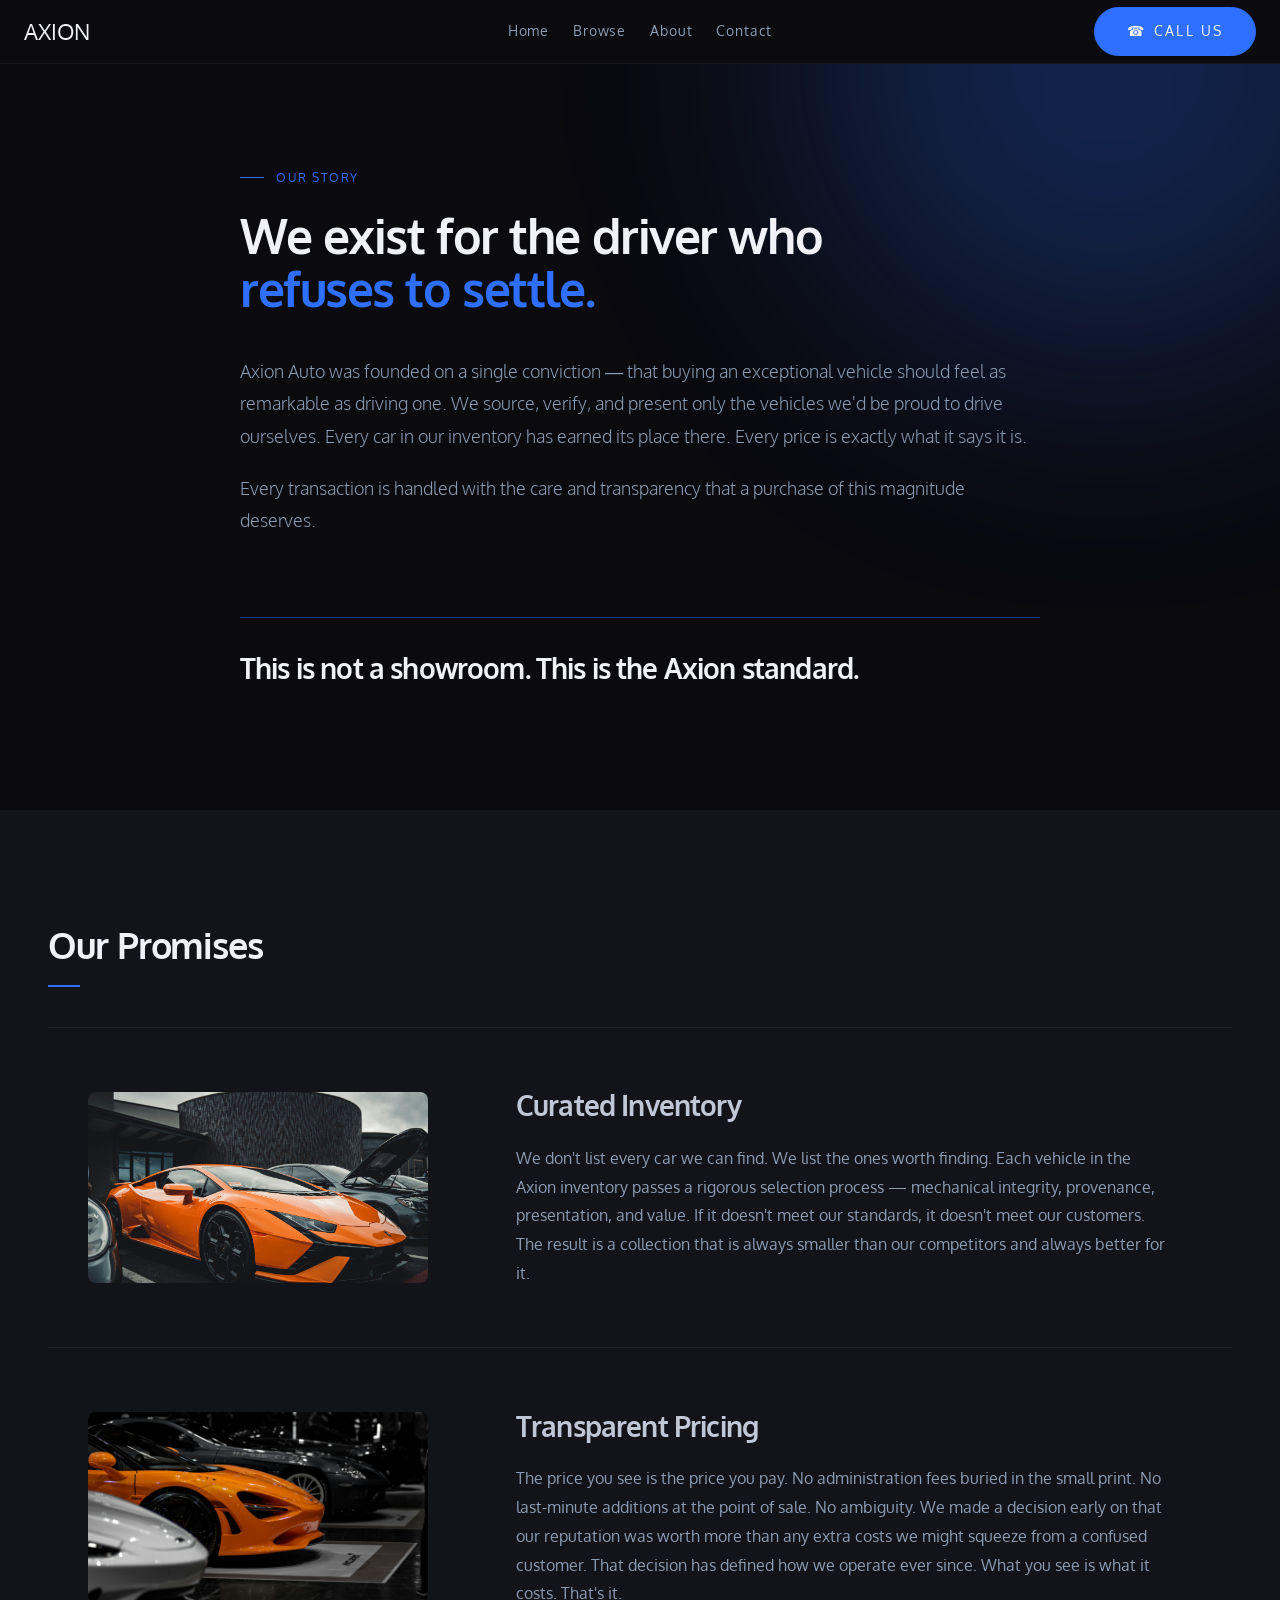
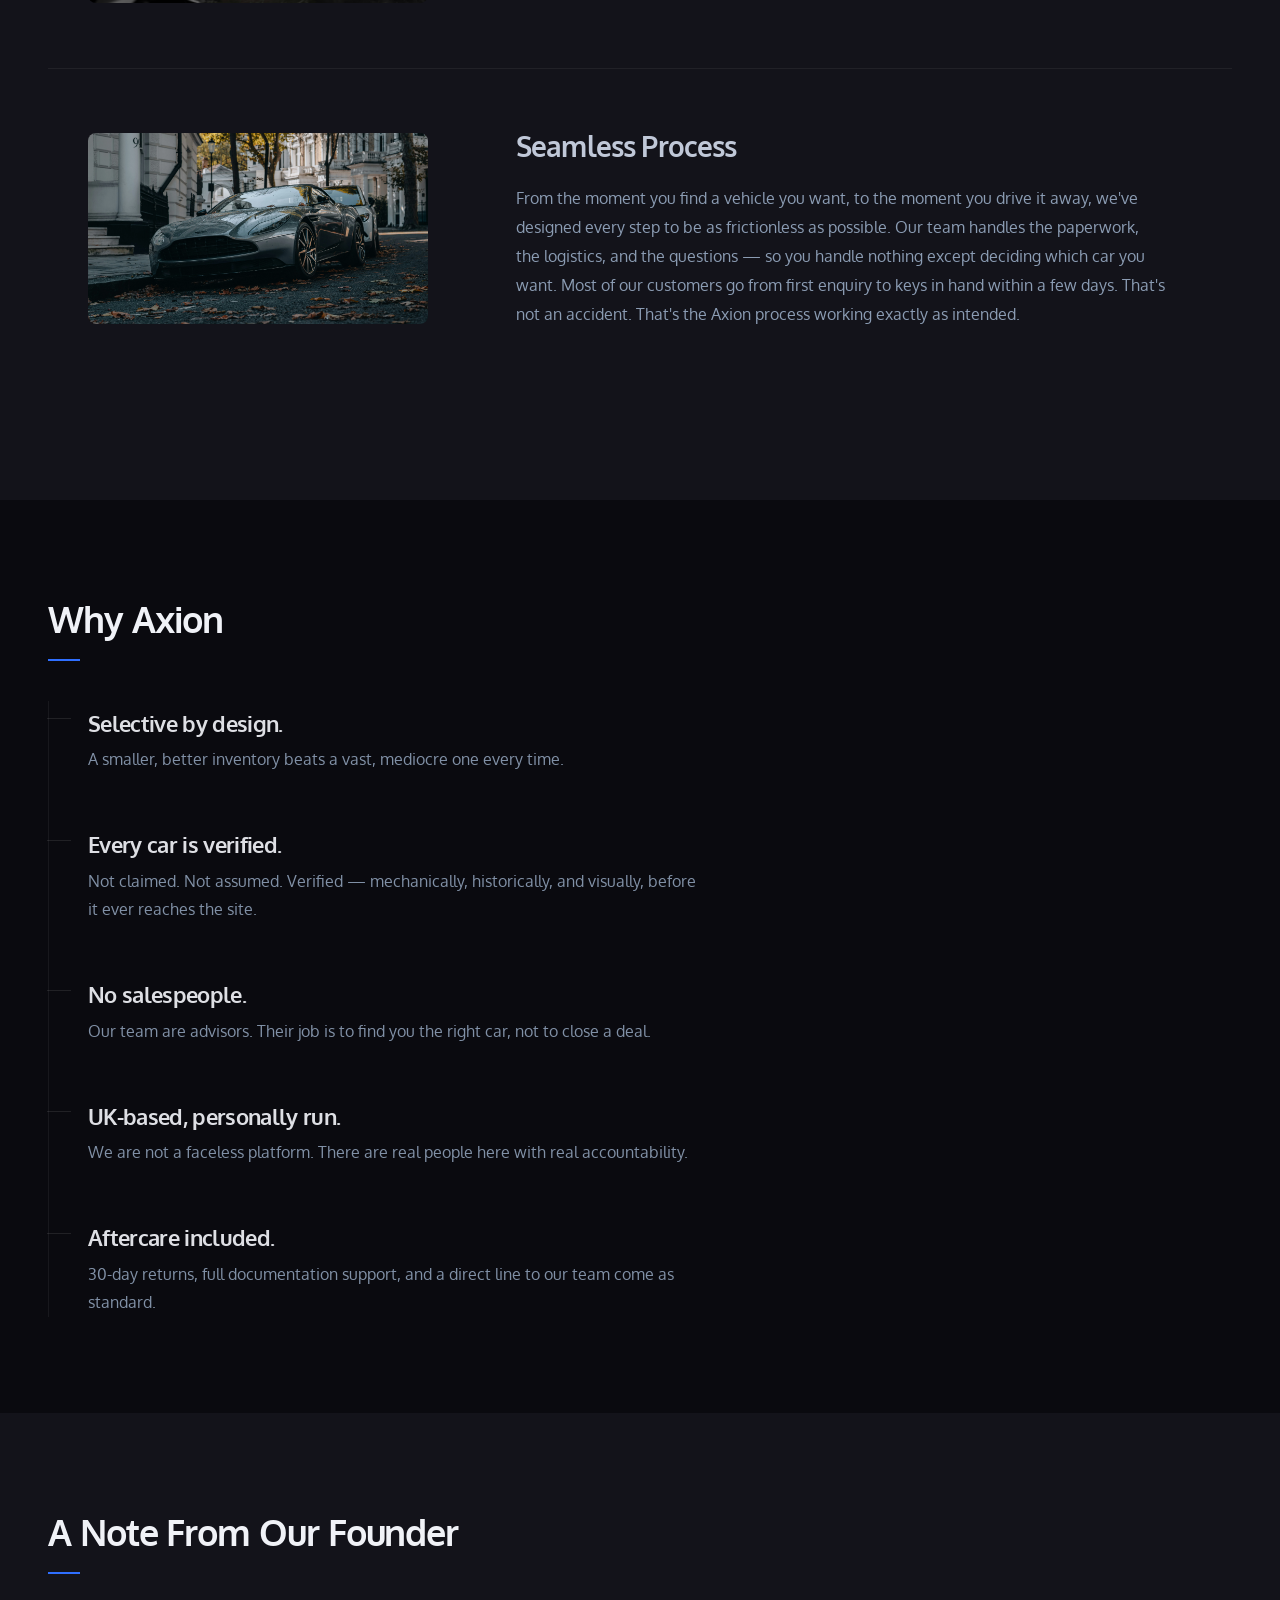
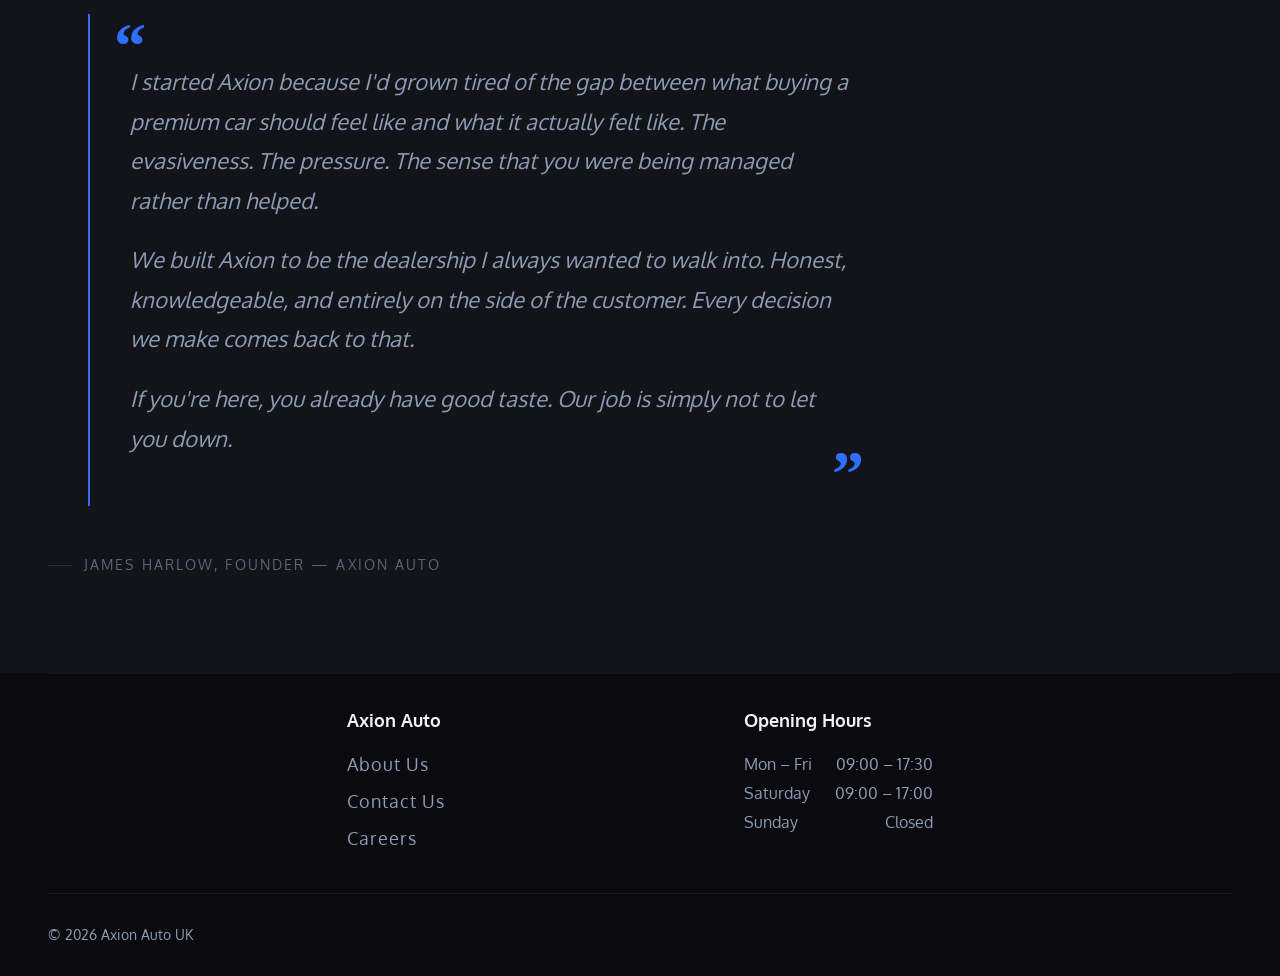
<file: about.html>
<!doctype html>
<html lang="en">
  <head>
    <meta charset="UTF-8" />
    <meta name="viewport" content="width=device-width, initial-scale=1.0" />
    <meta
      name="description"
      content="About Axion Auto — who we are, what we stand for, and why we do things differently."
    />
    <link rel="stylesheet" href="./style.css" />
    <link rel="preconnect" href="https://fonts.googleapis.com" />
    <link rel="preconnect" href="https://fonts.gstatic.com" crossorigin />
    <link
      href="https://fonts.googleapis.com/css2?family=Oxygen:wght@300;400;700&display=swap"
      rel="stylesheet"
    />
    <link
      rel="apple-touch-icon"
      sizes="180x180"
      href="./favicon/apple-touch-icon.png"
    />
    <link
      rel="icon"
      type="image/png"
      sizes="32x32"
      href="./favicon/favicon-32x32.png"
    />
    <link
      rel="icon"
      type="image/png"
      sizes="16x16"
      href="./favicon/favicon-16x16.png"
    />
    <link rel="manifest" href="./favicon/site.webmanifest" />
    <title>About — Axion Auto</title>
  </head>
  <body>
    <header class="site-nav">
      <span class="site-header">AXION</span>
      <nav class="nav-header" id="nav-menu" aria-label="Main navigation">
        <a href="./index.html">Home</a>
        <a href="./inventory.html">Browse</a>
        <a href="./about.html">About</a>
        <a href="./contact.html">Contact</a>
      </nav>
      <div class="nav-actions">
        <a href="tel:+441234567890" class="btn btn--primary nav-cta">Call Us</a>
        <button
          class="nav-toggle"
          id="nav-toggle"
          type="button"
          aria-label="Open navigation menu"
          aria-expanded="false"
          aria-controls="nav-menu"
        >
          <span class="nav-toggle-bar" aria-hidden="true"></span>
          <span class="nav-toggle-bar" aria-hidden="true"></span>
          <span class="nav-toggle-bar" aria-hidden="true"></span>
        </button>
      </div>
    </header>

    <main>
      <section class="about-hero">
        <div class="about-hero-content">
          <span class="about-hero-label">Our Story</span>
          <h1 class="about-hero-heading">
            We exist for the driver who <em>refuses to settle.</em>
          </h1>
          <p class="about-hero-body">
            Axion Auto was founded on a single conviction — that buying an
            exceptional vehicle should feel as remarkable as driving one. We
            source, verify, and present only the vehicles we'd be proud to drive
            ourselves. Every car in our inventory has earned its place there.
            Every price is exactly what it says it is.
          </p>
          <p class="about-hero-body">
            Every transaction is handled with the care and transparency that a
            purchase of this magnitude deserves.
          </p>
          <p class="about-hero-statement">
            This is not a showroom. This is the Axion standard.
          </p>
        </div>
      </section>

      <section class="about-promises">
        <div class="section-inner">
          <h2 class="section-heading">Our Promises</h2>

          <div class="promise-list">
            <article class="promise-card">
              <figure class="promise-card-media">
                <img
                  class="about-card-image"
                  src="./assets/images/about-inventory.webp"
                  alt="Curated inventory detail"
                  loading="lazy"
                />
              </figure>
              <div class="promise-card-content">
                <h3 class="promise-card-heading">Curated Inventory</h3>
                <p class="promise-card-body">
                  We don't list every car we can find. We list the ones worth
                  finding. Each vehicle in the Axion inventory passes a rigorous
                  selection process — mechanical integrity, provenance,
                  presentation, and value. If it doesn't meet our standards, it
                  doesn't meet our customers. The result is a collection that is
                  always smaller than our competitors and always better for it.
                </p>
              </div>
            </article>

            <article class="promise-card">
              <figure class="promise-card-media">
                <img
                  class="about-card-image"
                  src="./assets/images/about-pricing.webp"
                  alt="Transparent pricing detail"
                  loading="lazy"
                />
              </figure>
              <div class="promise-card-content">
                <h3 class="promise-card-heading">Transparent Pricing</h3>
                <p class="promise-card-body">
                  The price you see is the price you pay. No administration fees
                  buried in the small print. No last-minute additions at the
                  point of sale. No ambiguity. We made a decision early on that
                  our reputation was worth more than any extra costs we might
                  squeeze from a confused customer. That decision has defined
                  how we operate ever since. What you see is what it costs.
                  That's it.
                </p>
              </div>
            </article>

            <article class="promise-card">
              <figure class="promise-card-media">
                <img
                  class="about-card-image"
                  src="./assets/images/about-process.webp"
                  alt="Seamless process detail"
                  loading="lazy"
                />
              </figure>
              <div class="promise-card-content">
                <h3 class="promise-card-heading">Seamless Process</h3>
                <p class="promise-card-body">
                  From the moment you find a vehicle you want, to the moment you
                  drive it away, we've designed every step to be as frictionless
                  as possible. Our team handles the paperwork, the logistics,
                  and the questions — so you handle nothing except deciding
                  which car you want. Most of our customers go from first
                  enquiry to keys in hand within a few days. That's not an
                  accident. That's the Axion process working exactly as
                  intended.
                </p>
              </div>
            </article>
          </div>
        </div>
      </section>

      <section class="about-why">
        <div class="section-inner">
          <h2 class="section-heading">Why Axion</h2>

          <ul class="why-list">
            <li class="why-item">
              <span class="why-item-lead">Selective by design.</span>
              A smaller, better inventory beats a vast, mediocre one every time.
            </li>
            <li class="why-item">
              <span class="why-item-lead">Every car is verified.</span>
              Not claimed. Not assumed. Verified — mechanically, historically,
              and visually, before it ever reaches the site.
            </li>
            <li class="why-item">
              <span class="why-item-lead">No salespeople.</span>
              Our team are advisors. Their job is to find you the right car, not
              to close a deal.
            </li>
            <li class="why-item">
              <span class="why-item-lead">UK-based, personally run.</span>
              We are not a faceless platform. There are real people here with
              real accountability.
            </li>
            <li class="why-item">
              <span class="why-item-lead">Aftercare included.</span>
              30-day returns, full documentation support, and a direct line to
              our team come as standard.
            </li>
          </ul>
        </div>
      </section>

      <section class="about-quote">
        <div class="section-inner">
          <h2 class="section-heading">A Note From Our Founder</h2>

          <figure class="founder-quote">
            <blockquote class="founder-quote-text">
              <p>
                I started Axion because I'd grown tired of the gap between what
                buying a premium car should feel like and what it actually felt
                like. The evasiveness. The pressure. The sense that you were
                being managed rather than helped.
              </p>
              <p>
                We built Axion to be the dealership I always wanted to walk
                into. Honest, knowledgeable, and entirely on the side of the
                customer. Every decision we make comes back to that.
              </p>
              <p>
                If you're here, you already have good taste. Our job is simply
                not to let you down.
              </p>
            </blockquote>
            <figcaption class="founder-quote-attribution">
              James Harlow, Founder — Axion Auto
            </figcaption>
          </figure>
        </div>
      </section>
    </main>

    <footer class="site-footer">
      <div class="section-inner">
        <div class="footer-layout">
          <div class="footer-column">
            <h2 class="footer-heading">Axion Auto</h2>
            <nav class="axion-footer" aria-label="Footer navigation">
              <ul class="footer-list">
                <li><a href="./about.html">About Us</a></li>
                <li><a href="./contact.html">Contact Us</a></li>
                <li><a href="./careers.html">Careers</a></li>
              </ul>
            </nav>
          </div>
          <div class="footer-column">
            <h2 class="footer-heading">Opening Hours</h2>
            <div class="hours">
              <dl class="hours-grid">
                <div class="hour-row">
                  <dt>Mon – Fri</dt>
                  <dd>09:00 – 17:30</dd>
                </div>
                <div class="hour-row">
                  <dt>Saturday</dt>
                  <dd>09:00 – 17:00</dd>
                </div>
                <div class="hour-row">
                  <dt>Sunday</dt>
                  <dd>Closed</dd>
                </div>
              </dl>
            </div>
          </div>
        </div>
        <div class="copyright">
          <p>&copy; 2026 Axion Auto UK</p>
        </div>
      </div>
    </footer>
    <script src="./script.js" defer></script>
  </body>
</html>
</file>
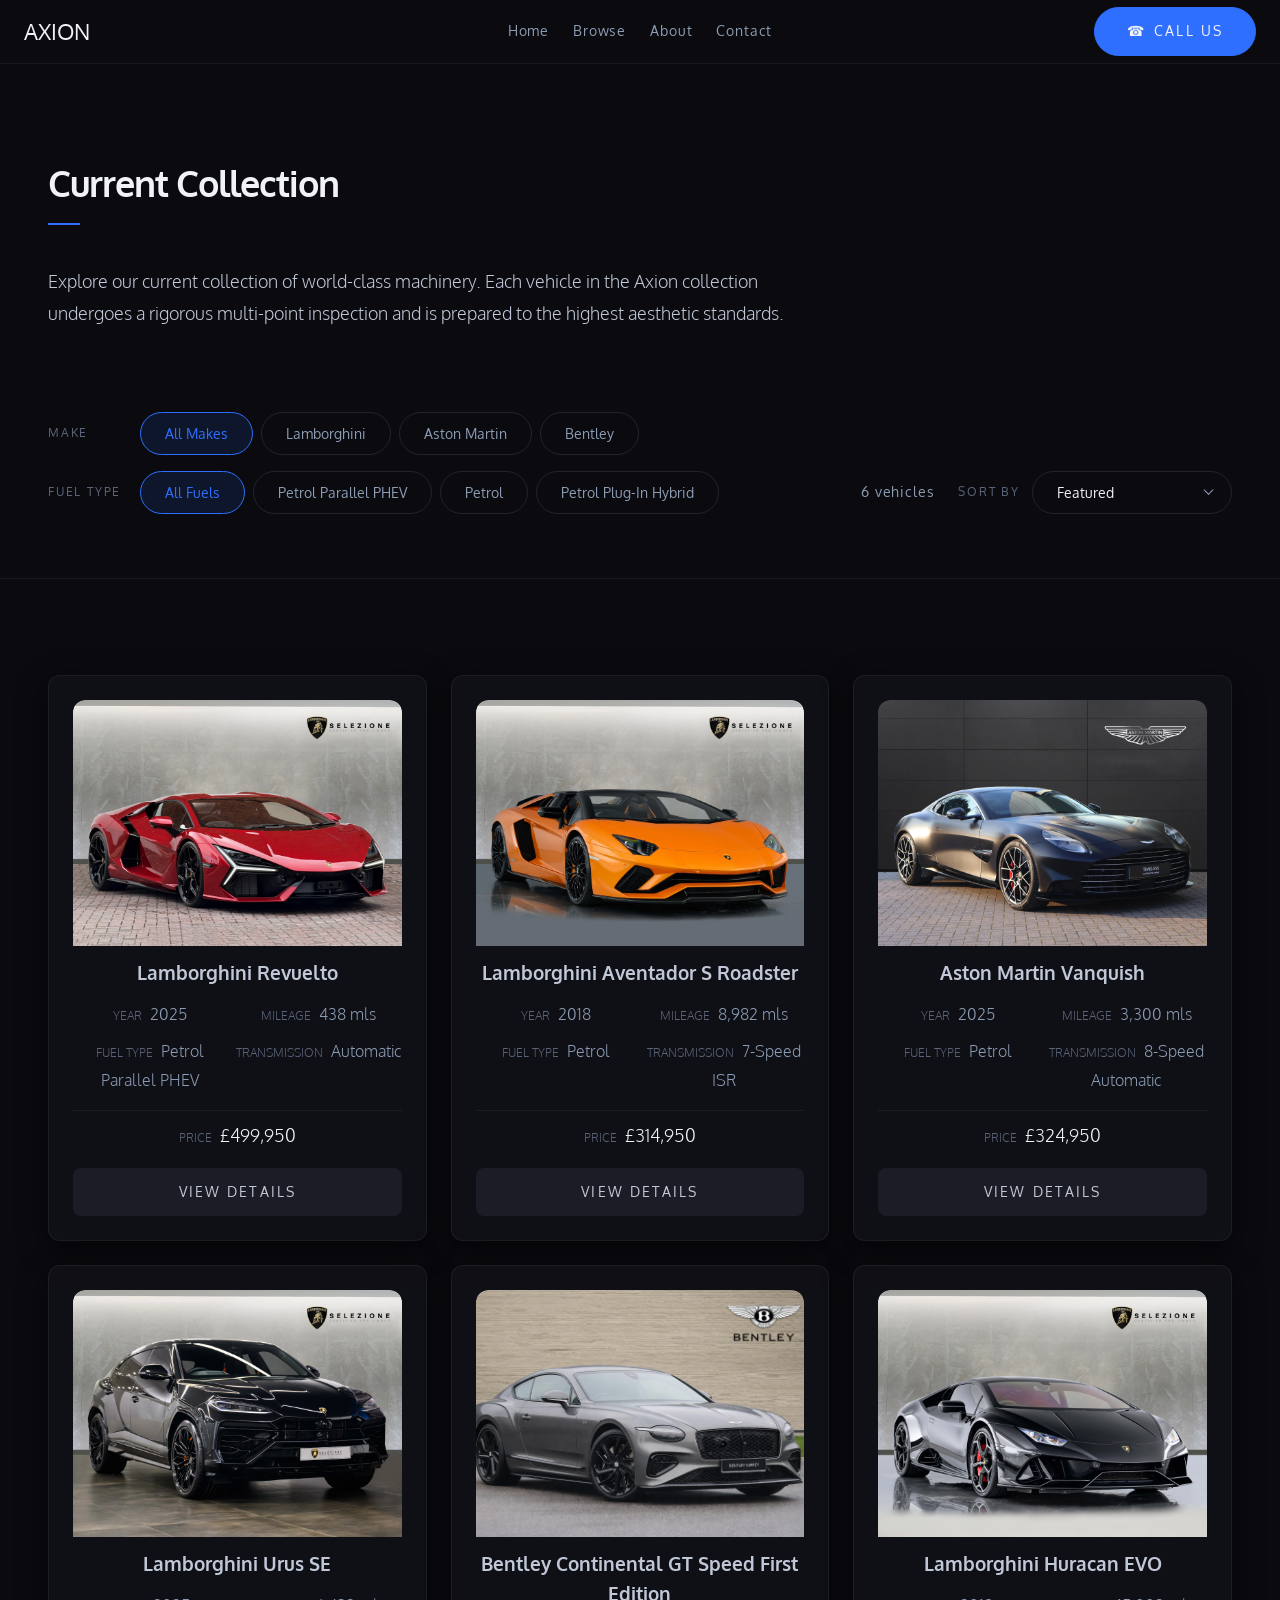
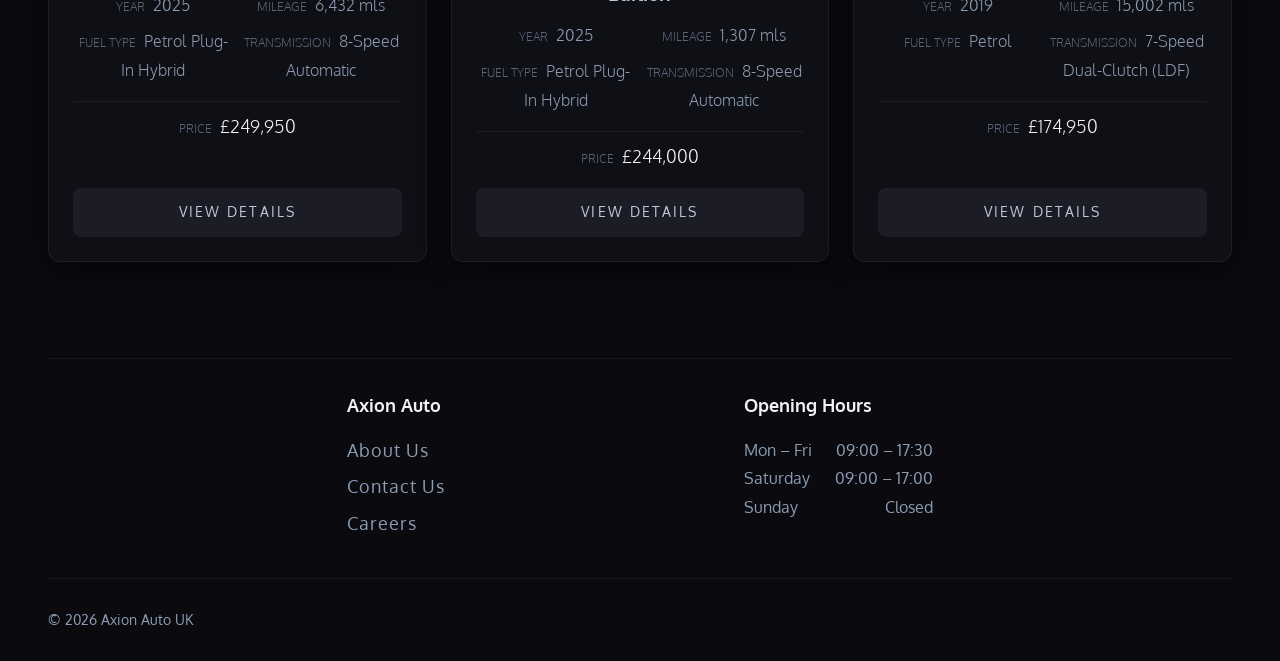
<file: details.html>
<!doctype html>
<html lang="en">
  <head>
    <meta charset="UTF-8" />
    <meta name="viewport" content="width=device-width, initial-scale=1.0" />
    <meta
      name="description"
      content="Axion Auto — Premium vehicles curated for drivers who refuse to compromise."
    />
    <link rel="stylesheet" href="./style.css" />
    <link rel="preconnect" href="https://fonts.googleapis.com" />
    <link rel="preconnect" href="https://fonts.gstatic.com" crossorigin />
    <link
      href="https://fonts.googleapis.com/css2?family=Oxygen:wght@300;400;700&display=swap"
      rel="stylesheet"
    />
    <link
      rel="apple-touch-icon"
      sizes="180x180"
      href="./favicon/apple-touch-icon.png"
    />
    <link
      rel="icon"
      type="image/png"
      sizes="32x32"
      href="./favicon/favicon-32x32.png"
    />
    <link
      rel="icon"
      type="image/png"
      sizes="16x16"
      href="./favicon/favicon-16x16.png"
    />
    <link rel="manifest" href="./favicon/site.webmanifest" />
    <title>Vehicle Details — Axion Auto</title>
  </head>
  <body>
    <header class="site-nav">
      <span class="site-header">AXION</span>
      <nav class="nav-header" id="nav-menu" aria-label="Main navigation">
        <a href="./index.html">Home</a>
        <a href="./inventory.html">Browse</a>
        <a href="./about.html">About</a>
        <a href="./contact.html">Contact</a>
      </nav>
      <div class="nav-actions">
        <a href="tel:+441234567890" class="btn btn--primary nav-cta">Call Us</a>
        <button
          class="nav-toggle"
          id="nav-toggle"
          type="button"
          aria-label="Open navigation menu"
          aria-expanded="false"
          aria-controls="nav-menu"
        >
          <span class="nav-toggle-bar" aria-hidden="true"></span>
          <span class="nav-toggle-bar" aria-hidden="true"></span>
          <span class="nav-toggle-bar" aria-hidden="true"></span>
        </button>
      </div>
    </header>

    <main>
      <section class="car-hero panel panel--image" id="dynamic-hero-section">
        <div class="car-hero-content section-inner">
          <span class="car-make" id="dynamic-make"></span>
          <h1 class="car-model" id="dynamic-model"></h1>
          <p class="car-price" id="dynamic-price"></p>
        </div>
      </section>

      <section class="car-redirects">
        <div class="hero-links">
          <a href="#enquiryform" class="btn btn--primary">Enquire Now</a>
          <a href="#carspecifications" class="btn btn--secondary">View Specifications</a>
        </div>
      </section>

      <section class="car-gallery">
        <div class="section-inner">
          <div class="gallery-grid" id="dynamic-gallery"></div>
        </div>
      </section>

      <section class="car-description">
        <div class="section-inner">
          <h2
            class="section-heading car-description__heading"
            id="dynamic-desc-heading"
          ></h2>
          <p class="car-description__text" id="dynamic-desc-text"></p>
        </div>
      </section>

      <section class="car-dossier" id="carspecifications">
        <div class="section-inner">
          <h2 class="section-heading">Vehicle Dossier</h2>

          <div class="dossier-grid">
            <div class="dossier-group">
              <details class="spec-accordion">
                <summary class="dossier-subheading spec-summary">
                  Performance <span class="accordion-icon"></span>
                </summary>
                <dl
                  class="spec-list accordion-content"
                  id="spec-performance"
                ></dl>
              </details>
            </div>

            <div class="dossier-group">
              <details class="spec-accordion">
                <summary class="dossier-subheading spec-summary">
                  Drivetrain <span class="accordion-icon"></span>
                </summary>
                <dl
                  class="spec-list accordion-content"
                  id="spec-drivetrain"
                ></dl>
              </details>
            </div>

            <div class="dossier-group">
              <details class="spec-accordion">
                <summary class="dossier-subheading spec-summary">
                  Engine <span class="accordion-icon"></span>
                </summary>
                <dl class="spec-list accordion-content" id="spec-engine"></dl>
              </details>
            </div>

            <div class="dossier-group">
              <details class="spec-accordion">
                <summary class="dossier-subheading spec-summary">
                  Style &amp; Features <span class="accordion-icon"></span>
                </summary>
                <dl class="spec-list accordion-content" id="spec-features"></dl>
              </details>
            </div>

            <div class="dossier-group">
              <details class="spec-accordion">
                <summary class="dossier-subheading spec-summary">
                  Configuration <span class="accordion-icon"></span>
                </summary>
                <dl
                  class="spec-list accordion-content"
                  id="spec-configuration"
                ></dl>
              </details>
            </div>

            <div class="dossier-group">
              <details class="spec-accordion">
                <summary class="dossier-subheading spec-summary">
                  Other <span class="accordion-icon"></span>
                </summary>
                <dl class="spec-list accordion-content" id="spec-other"></dl>
              </details>
            </div>
          </div>

          <div class="spec-highlights" id="dynamic-highlights"></div>
        </div>
      </section>

      <section class="concierge-inquiry" id="enquiryform">
        <div class="section-inner">
          <div class="form-wrapper">
            <h2 class="section-heading section-heading--center">
              Request a Consultation
            </h2>
            <p class="form-lead" id="dynamic-form-lead"></p>

            <form class="bespoke-form" action="#" method="POST">
              <div class="form-grid">
                <div class="input-group">
                  <label for="name">Full Name</label>
                  <input
                    type="text"
                    id="name"
                    name="name"
                    placeholder="e.g., James Harlow"
                    required
                  />
                </div>
                <div class="input-group">
                  <label for="email">Email Address</label>
                  <input
                    type="email"
                    id="email"
                    name="email"
                    placeholder="james@example.com"
                    required
                  />
                </div>
                <div class="input-group">
                  <label for="phone">Phone Number (Optional)</label>
                  <input
                    type="tel"
                    id="phone"
                    name="phone"
                    placeholder="+44 7700 900077"
                  />
                </div>
              </div>

              <div class="toggles-group">
                <label class="luxury-toggle">
                  <input type="checkbox" name="finance" class="toggle-input" />
                  <span class="toggle-pill">Finance Inquiry</span>
                </label>
                <label class="luxury-toggle">
                  <input
                    type="checkbox"
                    name="part_exchange"
                    class="toggle-input"
                  />
                  <span class="toggle-pill">Part-Exchange Valuation</span>
                </label>
              </div>

              <button
                type="submit"
                class="btn btn--primary btn--block form-submit"
              >
                Request Bespoke Consultation
              </button>
            </form>
          </div>
        </div>
      </section>
    </main>

    <footer class="site-footer">
      <div class="section-inner">
        <div class="footer-layout">
          <div class="footer-column">
            <h2 class="footer-heading">Axion Auto</h2>
            <nav class="axion-footer" aria-label="Footer navigation">
              <ul class="footer-list">
                <li><a href="./about.html">About Us</a></li>
                <li><a href="./contact.html">Contact Us</a></li>
                <li><a href="./careers.html">Careers</a></li>
              </ul>
            </nav>
          </div>
          <div class="footer-column">
            <h2 class="footer-heading">Opening Hours</h2>
            <div class="hours">
              <dl class="hours-grid">
                <div class="hour-row">
                  <dt>Mon – Fri</dt>
                  <dd>09:00 – 17:30</dd>
                </div>
                <div class="hour-row">
                  <dt>Saturday</dt>
                  <dd>09:00 – 17:00</dd>
                </div>
                <div class="hour-row">
                  <dt>Sunday</dt>
                  <dd>Closed</dd>
                </div>
              </dl>
            </div>
          </div>
        </div>
        <div class="copyright">
          <p>&copy; 2026 Axion Auto UK</p>
        </div>
      </div>
    </footer>

    <!-- LIGHTBOX -->
    <div
      class="lightbox"
      id="lightbox"
      role="dialog"
      aria-modal="true"
      aria-hidden="true"
    >
      <button class="lightbox-close" id="lightbox-close">&times;</button>
      <button
        class="lightbox-nav lightbox-prev"
        id="lightbox-prev"
        aria-label="Previous image"
      >
        &#10094;
      </button>
      <img src="" alt="Full screen vehicle image" id="lightbox-img" />
      <button
        class="lightbox-nav lightbox-next"
        id="lightbox-next"
        aria-label="Next image"
      >
        &#10095;
      </button>
    </div>

    <script src="./cars.js" defer></script>
    <script src="./script.js" defer></script>
  </body>
</html>
</file>
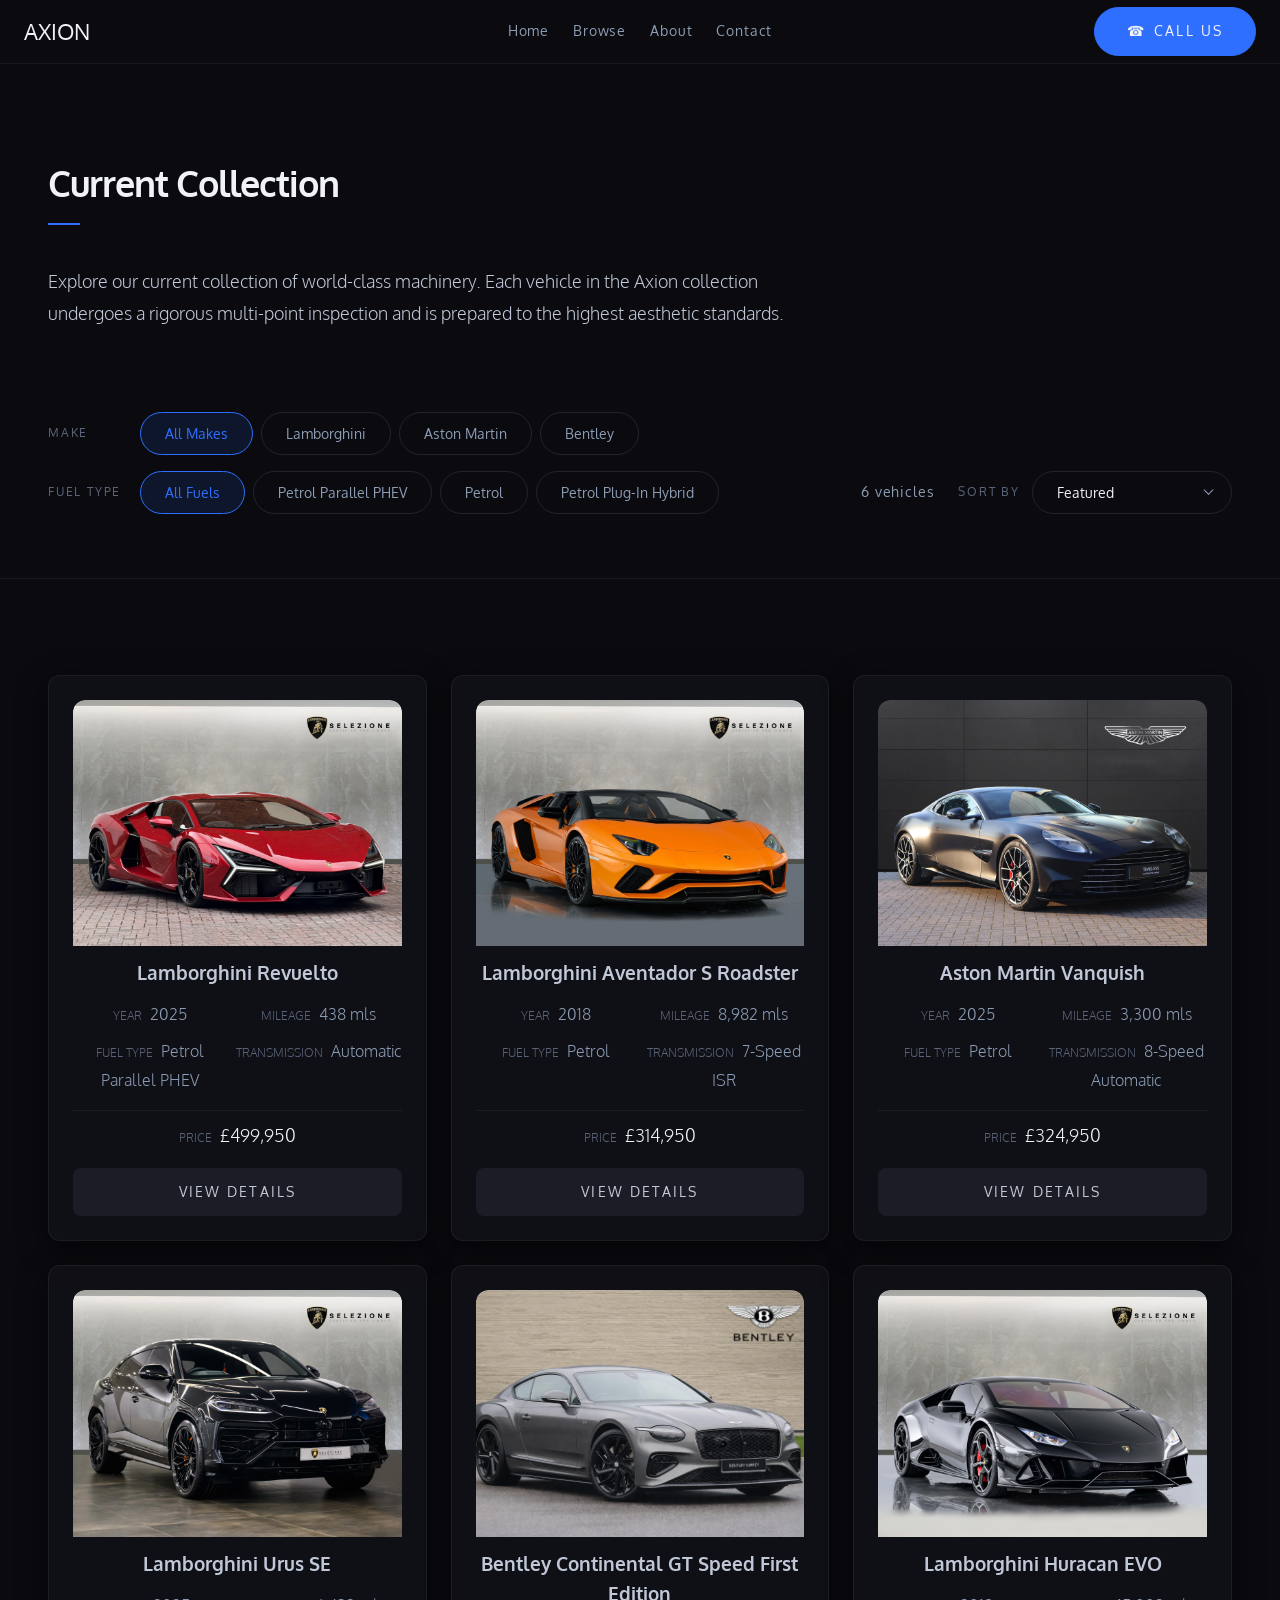
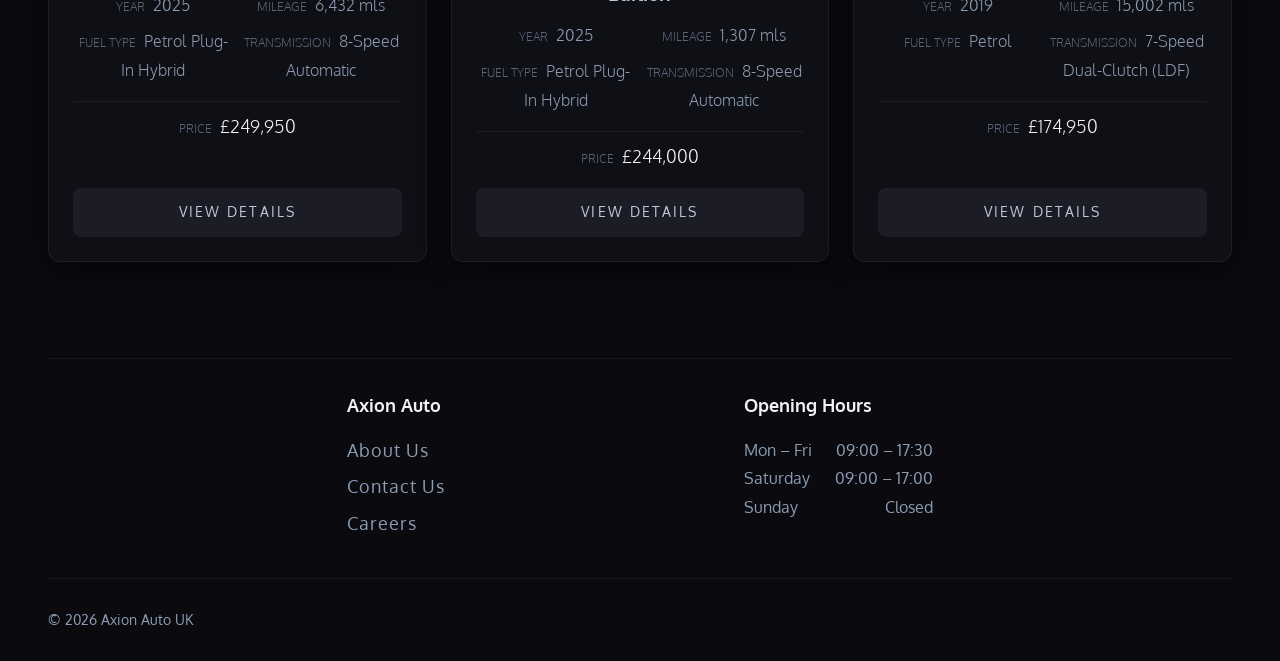
<file: inventory.html>
<!doctype html>
<html lang="en">
  <head>
    <meta charset="UTF-8" />
    <meta name="viewport" content="width=device-width, initial-scale=1.0" />
    <meta
      name="description"
      content="Browse the Axion Auto collection — a curated selection of the world's finest supercars and luxury SUVs."
    />
    <link rel="stylesheet" href="./style.css" />
    <link rel="preconnect" href="https://fonts.googleapis.com" />
    <link rel="preconnect" href="https://fonts.gstatic.com" crossorigin />
    <link
      href="https://fonts.googleapis.com/css2?family=Oxygen:wght@300;400;700&display=swap"
      rel="stylesheet"
    />
    <link
      rel="apple-touch-icon"
      sizes="180x180"
      href="./favicon/apple-touch-icon.png"
    />
    <link
      rel="icon"
      type="image/png"
      sizes="32x32"
      href="./favicon/favicon-32x32.png"
    />
    <link
      rel="icon"
      type="image/png"
      sizes="16x16"
      href="./favicon/favicon-16x16.png"
    />
    <link rel="manifest" href="./favicon/site.webmanifest" />
    <title>Inventory — Axion Auto</title>
  </head>
  <body>
    <header class="site-nav">
      <span class="site-header">AXION</span>
      <nav class="nav-header" id="nav-menu" aria-label="Main navigation">
        <a href="./index.html">Home</a>
        <a href="./inventory.html">Browse</a>
        <a href="./about.html">About</a>
        <a href="./contact.html">Contact</a>
      </nav>
      <div class="nav-actions">
        <a href="tel:+441234567890" class="btn btn--primary nav-cta">Call Us</a>
        <button
          class="nav-toggle"
          id="nav-toggle"
          type="button"
          aria-label="Open navigation menu"
          aria-expanded="false"
          aria-controls="nav-menu"
        >
          <span class="nav-toggle-bar" aria-hidden="true"></span>
          <span class="nav-toggle-bar" aria-hidden="true"></span>
          <span class="nav-toggle-bar" aria-hidden="true"></span>
        </button>
      </div>
    </header>

    <main>
      <section class="inventory-header">
        <div class="section-inner">
          <h1 class="section-heading">Current Collection</h1>
          <p class="car-description__text">
            Explore our current collection of world-class machinery. Each
            vehicle in the Axion collection undergoes a rigorous multi-point
            inspection and is prepared to the highest aesthetic standards.
          </p>
        </div>
      </section>

      <section class="inventory-controls" aria-label="Filter and sort controls">
        <div class="section-inner">
          <div class="controls-bar">
            <div class="controls-filters">
              <div class="filter-group">
                <span class="filter-group-label" id="label-make">Make</span>
                <div
                  class="filter-options"
                  id="filter-make"
                  role="radiogroup"
                  aria-labelledby="label-make"
                ></div>
              </div>
              <div class="filter-group">
                <span class="filter-group-label" id="label-fuel"
                  >Fuel Type</span
                >
                <div
                  class="filter-options"
                  id="filter-fuel"
                  role="radiogroup"
                  aria-labelledby="label-fuel"
                ></div>
              </div>
            </div>

            <div class="controls-meta">
              <p class="result-count">
                <span id="result-count-text">— vehicles</span>
                <button
                  class="clear-filters"
                  id="clear-filters"
                  type="button"
                  hidden
                >
                  Clear filters
                </button>
              </p>

              <div class="sort-wrapper">
                <label for="sort-select" class="sort-label">Sort by</label>
                <div class="sort-select-shell">
                  <select id="sort-select" class="sort-select">
                    <option value="featured">Featured</option>
                    <option value="price-asc">Price: Low to High</option>
                    <option value="price-desc">Price: High to Low</option>
                    <option value="year-desc">Newest First</option>
                    <option value="mileage-asc">Lowest Mileage</option>
                  </select>
                </div>
              </div>
            </div>
          </div>
        </div>
      </section>

      <section class="featured-cars-section">
        <div class="section-inner">
          <div class="featured-cars" id="inventory-container"></div>
        </div>
      </section>
    </main>

    <footer class="site-footer">
      <div class="section-inner">
        <div class="footer-layout">
          <div class="footer-column">
            <h2 class="footer-heading">Axion Auto</h2>
            <nav class="axion-footer" aria-label="Footer navigation">
              <ul class="footer-list">
                <li><a href="./about.html">About Us</a></li>
                <li><a href="./contact.html">Contact Us</a></li>
                <li><a href="./careers.html">Careers</a></li>
              </ul>
            </nav>
          </div>
          <div class="footer-column">
            <h2 class="footer-heading">Opening Hours</h2>
            <div class="hours">
              <dl class="hours-grid">
                <div class="hour-row">
                  <dt>Mon – Fri</dt>
                  <dd>09:00 – 17:30</dd>
                </div>
                <div class="hour-row">
                  <dt>Saturday</dt>
                  <dd>09:00 – 17:00</dd>
                </div>
                <div class="hour-row">
                  <dt>Sunday</dt>
                  <dd>Closed</dd>
                </div>
              </dl>
            </div>
          </div>
        </div>
        <div class="copyright">
          <p>&copy; 2026 Axion Auto UK</p>
        </div>
      </div>
    </footer>

    <script src="./cars.js" defer></script>
    <script src="./script.js" defer></script>
  </body>
</html>
</file>
<file: style.css>
/* ============================================
   CSS CUSTOM PROPERTIES
   ============================================ */

:root {
  /* Colors — background */
  --color-bg-base: #0a0a0f;
  --color-bg-surface: #13131a;
  --color-bg-elevated: #1c1c26;
  --color-bg-overlay: rgba(10, 10, 15, 0.55);
  --color-bg-overlay-light: rgba(10, 10, 15, 0.25);
  --color-bg-overlay-car: rgba(20, 20, 20, 0.28);
  --color-bg-overlay-deep: rgba(10, 10, 15, 0.95);

  /* Colors — accent */
  --color-accent-primary: #2f6fff;
  --color-accent-hover: #4d85ff;
  --color-accent-muted: rgba(47, 111, 255, 0.12);
  --color-accent-glow: rgba(47, 111, 255, 0.25);

  /* Colors — text */
  --color-text-primary: #f0f2f7;
  --color-text-secondary: #8b9cb3;
  --color-text-disabled: #3e4454;
  --color-text-inverse: #0a0a0f;

  /* Colors — metallic */
  --color-silver: #c0c8d8;
  --color-silver-muted: #5a6478;

  /* Colors — borders */
  --color-border-subtle: rgba(255, 255, 255, 0.06);
  --color-border-default: rgba(255, 255, 255, 0.1);
  --color-border-accent: rgba(47, 111, 255, 0.5);

  /* Colors — feedback states */
  --color-warning: #d4a04a;
  --color-warning-glow: rgba(212, 160, 74, 0.18);

  /* ============================================
   TYPOGRAPHY ROLES — applied consistently across components.
   Every text role on the site is one of these. Same role = same recipe.
   ============================================
   Role             Size    Weight   Line       Tracking    Default colour
   ---------------------------------------------------------------------------
   Display          5xl     bold     tight      tight       text-primary
   H1               4xl     bold     tight      tight       text-primary
   H2               3xl     bold     snug       tight       text-primary
   H3               2xl     bold     snug       tight       silver
   H4               xl      bold     snug       tight       text-primary
   Lead             l       light    relaxed    normal      text-secondary
   Body             m       regular  relaxed    normal      text-secondary
   Quote            xl      reg/it   relaxed    normal      text-secondary
   Eyebrow-display  s       regular  snug       widest      accent (UPPER)
   Eyebrow          xs      regular  snug       widest      accent (UPPER)
   Meta             xs/s    regular  snug       widest      silver-muted (UPPER)
   ============================================ */

  /* Typography*/

  --font-family-base: "Oxygen", sans-serif;

  /* Typography — scale */
  --font-size-xs: 0.75rem;
  --font-size-s: 0.875rem;
  --font-size-m: 1rem;
  --font-size-l: 1.125rem;
  --font-size-xl: 1.375rem;
  --font-size-2xl: 1.75rem;
  --font-size-3xl: 2.25rem;
  --font-size-4xl: 3rem;
  --font-size-5xl: 4rem;

  /* Typography — weight */
  --font-weight-light: 300;
  --font-weight-regular: 400;
  --font-weight-bold: 700;

  /* Typography — line height */
  --line-height-tight: 1.1;
  --line-height-snug: 1.3;
  --line-height-base: 1.6;
  --line-height-relaxed: 1.8;

  /* Typography — letter spacing */
  --tracking-tight: -0.03em;
  --tracking-normal: 0em;
  --tracking-wide: 0.06em;
  --tracking-widest: 0.15em;

  /* Spacing */
  --space-1: 0.25rem;
  --space-2: 0.5rem;
  --space-3: 0.75rem;
  --space-4: 1rem;
  --space-5: 1.25rem;
  --space-6: 1.5rem;
  --space-8: 2rem;
  --space-10: 2.5rem;
  --space-12: 3rem;
  --space-16: 4rem;
  --space-20: 5rem;
  --space-24: 6rem;

  /* Shadows */
  --shadow-m: 0 4px 16px rgba(0, 0, 0, 0.5);
  --shadow-l: 0 12px 40px rgba(0, 0, 0, 0.6);
  --shadow-card: 0 8px 32px rgba(0, 0, 0, 0.45);
  --shadow-accent: 0 0 24px var(--color-accent-glow);

  /* Border radius */
  --radius-s: 4px;
  --radius-m: 8px;
  --radius-l: 12px;
  --radius-pill: 9999px;

  /* Transitions */
  --duration-fast: 150ms;
  --duration-base: 250ms;
  --duration-slow: 400ms;

  --ease-out: cubic-bezier(0.32, 0.72, 0, 1);
  --hover-lift: -4px;
  --hover-shift: var(--space-1);

  --transition-fast: var(--duration-fast) var(--ease-out);
  --transition-base: var(--duration-base) var(--ease-out);
  --transition-slow: var(--duration-slow) var(--ease-out);

  /* Layout */

  --container-xl: 1280px;
  --content-max-width: 56rem;

  --nav-height: 64px;
  --section-padding: var(--space-24);
  --section-padding-compact: var(--space-16);
  --section-padding-tiny: var(--space-4);
  --hero-height: 80svh;

  /* Margins */
  --heading-margin: var(--space-10);
  --heading-margin-tight: var(--space-6);

  /* Button Padding */
  --control-padding-y: var(--space-3);
  --control-padding-x: var(--space-6);
  --control-padding-x-wide: var(--space-8);

  /* Card Padding */
  --card-padding-s: var(--space-6);
  --card-padding-m: var(--space-10);
  --card-padding-l: var(--space-12);

  /* Glass */
  --glass-bg: rgba(19, 19, 26, 0.72);
  --glass-blur: blur(16px);
  --glass-border: 1px solid var(--color-border-subtle);

  /* Z-index */
  --z-base: 0;
  --z-raised: 10;
  --z-dropdown: 100;
  --z-sticky: 200;
  --z-overlay: 300;
  --z-modal: 400;
  --z-toast: 500;

  /* Aspect ratio */
  --ratio-card: 4 / 3;
  --ratio-wide: 16 / 9;
  --ratio-portrait: 4 / 5;
}

/* ============================================
   BASE
   ============================================ */

* {
  box-sizing: border-box;
}

html {
  scroll-padding-top: var(--nav-height);
  scroll-behavior: smooth;
  overflow-x: hidden;
  width: 100%;
}

body {
  margin: 0;
  background-color: var(--color-bg-base);
  color: var(--color-text-primary);
  font-family: var(--font-family-base);
  font-size: var(--font-size-m);
  line-height: var(--line-height-base);
  -webkit-font-smoothing: antialiased;
  overflow-x: hidden;
}

main {
  display: flex;
  flex-direction: column;
}

:focus-visible {
  outline: 2px solid var(--color-accent-primary);
  outline-offset: 4px;
  border-radius: var(--radius-s);
}

/* ============================================
   SHARED UTILITIES
   ============================================ */

.section-inner {
  max-width: var(--container-xl);
  margin: 0 auto;
  padding: 0 var(--space-12);
  width: 100%;
}

.section-heading {
  font-size: var(--font-size-3xl);
  font-weight: var(--font-weight-bold);
  color: var(--color-text-primary);
  letter-spacing: var(--tracking-tight);
  line-height: var(--line-height-snug);
  margin: 0 0 var(--heading-margin);
}

.section-heading::after {
  content: "";
  display: block;
  width: var(--space-8);
  height: 2px;
  background-color: var(--color-accent-primary);
  margin-top: var(--space-4);
}

.section-heading--center {
  text-align: center;
}

.section-heading--center::after {
  margin-left: auto;
  margin-right: auto;
}

/* ============================================
   BUTTONS
   ============================================ */

.btn {
  display: inline-block;
  padding: var(--control-padding-y) var(--control-padding-x-wide);
  font-family: var(--font-family-base);
  font-size: var(--font-size-s);
  font-weight: var(--font-weight-regular);
  letter-spacing: var(--tracking-widest);
  text-decoration: none;
  text-transform: uppercase;
  border-radius: var(--radius-pill);
  cursor: pointer;
  transition:
    background-color var(--transition-base),
    color var(--transition-base),
    border-color var(--transition-base),
    box-shadow var(--transition-base),
    transform var(--transition-base),
    opacity var(--transition-base);
}

.btn:active {
  transform: translateY(1px);
  transition-duration: var(--duration-fast);
}

.btn:disabled,
.btn[aria-disabled="true"] {
  opacity: 0.5;
  cursor: not-allowed;
  pointer-events: none;
}

.btn:hover {
  transform: translateY(calc(var(--hover-lift) / 2));
}

/* Primary — filled */
.btn--primary {
  background-color: var(--color-accent-primary);
  color: var(--color-text-primary);
  border: 1px solid var(--color-accent-primary);
}

.btn--primary:hover {
  background-color: var(--color-accent-hover);
  border-color: var(--color-accent-hover);
  box-shadow: var(--shadow-accent);
}

/* Secondary — ghost */
.btn--secondary {
  background-color: transparent;
  color: var(--color-text-secondary);
  border: 1px solid var(--color-border-default);
}

.btn--secondary:hover {
  color: var(--color-text-primary);
  border-color: var(--color-border-accent);
}

/* Elevated — card action */
.btn--elevated {
  background-color: var(--color-bg-elevated);
  color: var(--color-silver);
  border: 1px solid transparent;
  border-radius: var(--radius-m);
}

.btn--elevated:hover {
  background-color: var(--color-accent-hover);
  color: var(--color-bg-base);
  border-color: var(--color-accent-hover);
}

/* Modifiers */
.btn--block {
  display: block;
  width: 100%;
  text-align: center;
  margin-top: auto;
}

/* ============================================
   NAVIGATION
   ============================================ */

.site-nav {
  display: grid;
  grid-template-columns: 1fr auto 1fr;
  align-items: center;
  gap: var(--space-4);
  padding: 0 var(--space-6);
  height: var(--nav-height);
  width: 100%;
  background-color: var(--color-bg-base);
  border-bottom: 1px solid var(--color-border-subtle);
  position: fixed;
  z-index: var(--z-sticky);
}

.site-header {
  justify-self: start;
  font-size: var(--font-size-xl);
}

.nav-header {
  display: flex;
  gap: var(--space-6);
  align-items: center;
}

.nav-header a {
  color: var(--color-text-secondary);
  text-decoration: none;
  font-size: var(--font-size-s);
  letter-spacing: var(--tracking-wide);
  transition: color var(--transition-fast);
}

.nav-header a:hover,
.nav-header a[aria-current="page"] {
  color: var(--color-text-primary);
}

.nav-cta::before {
  content: "\260E\FE0E";
  margin-right: var(--space-2);
}

/* Hidden at all viewports above 429px */
.nav-toggle {
  display: none;
}

/* Right-side utility group — holds the Call Us CTA always,
   plus the hamburger toggle which only appears below 429px */
.nav-actions {
  justify-self: end;
  display: flex;
  align-items: center;
  gap: var(--space-4);
}

/* ============================================
   PANELS
   ============================================ */

.panel {
  position: relative;
  max-width: 100%;
  min-height: 100svh;
  transition: opacity var(--transition-slow);
}

.panel--image {
  background-position: center;
  background-size: cover;
  background-repeat: no-repeat;
}

/* ============================================
   HERO
   ============================================ */

.hero {
  background-image:
    linear-gradient(to top, var(--color-bg-base) 0%, transparent 60%),
    url("./assets/images/hero-img.webp");
  position: relative;
  margin-top: var(--nav-height);
  display: flex;
  flex-flow: column nowrap;
  justify-content: space-between;
  align-items: flex-start;
  min-height: var(--hero-height);
  padding: var(--space-3);
}

.hero::before {
  content: "";
  position: absolute;
  inset: 0;
  background: var(--color-bg-overlay-light);
  z-index: var(--z-base);
}

.hero-text {
  display: flex;
  flex-flow: column nowrap;
  justify-content: space-between;
  min-height: 70svh;
  z-index: var(--z-raised);
}

.hero-heading {
  flex: 1 1 0;
  font-size: var(--font-size-5xl);
  font-weight: var(--font-weight-bold);
  color: var(--color-text-primary);
  letter-spacing: var(--tracking-tight);
  line-height: var(--line-height-tight);
  margin: 0;
}

.hero-subheading {
  font-size: var(--font-size-2xl);
  font-weight: var(--font-weight-bold);
  line-height: var(--line-height-snug);
  letter-spacing: var(--tracking-tight);
  color: var(--color-silver);
  margin: 0;
}

.hero-links {
  flex: 1 1 0;
  align-self: center;
  width: 100%;
  display: flex;
  justify-content: space-evenly;
  align-items: center;
  gap: var(--space-4);
  z-index: var(--z-raised);
}

.hero .hero-links {
  padding: var(--section-padding-compact);
}

/* ============================================
   FEATURED CARS
   ============================================ */

.featured-cars-section {
  padding: var(--section-padding) 0;
}

.featured-cars {
  display: grid;
  grid-template-columns: repeat(auto-fit, minmax(320px, 1fr));
  gap: var(--space-6);
}

.car-feature {
  display: flex;
  flex-direction: column;
  justify-content: space-between;
  position: relative;
  color: var(--color-text-secondary);
  background: var(--glass-bg);
  border: var(--glass-border);
  border-radius: var(--radius-l);
  padding: var(--card-padding-s);
  text-align: center;
  box-shadow: var(--shadow-card);
  transition:
    box-shadow var(--transition-slow),
    border-color var(--transition-slow),
    transform var(--transition-slow);
}

.car-feature:hover {
  box-shadow:
    var(--shadow-l),
    0 0 0 1px var(--color-accent-glow);
  border-color: var(--color-border-accent);
  transform: translateY(var(--hover-lift));
}

.car-feature:active {
  transform: translateY(-2px);
  transition-duration: var(--duration-fast);
  box-shadow: var(--shadow-m);
}

.car-feature .btn:hover {
  transform: none;
}

.car-feature h3 {
  color: var(--color-silver);
  margin: var(--space-3) 0;
}

.car-specs {
  display: grid;
  grid-template-columns: 1fr 1fr;
  gap: var(--space-2);
  list-style: none;
  padding: 0;
  margin: 0 0 var(--space-4);
  font-size: var(--font-size-m);
  font-weight: var(--font-weight-light);
  line-height: var(--line-height-relaxed);
}

.car-specs span {
  font-size: var(--font-size-xs);
  font-weight: var(--font-weight-light);
  color: var(--color-silver-muted);
  text-transform: uppercase;
  margin-right: var(--space-2);
}

.car-specs li:last-child {
  grid-column: 1 / -1;
  margin-top: var(--space-2);
  padding-top: var(--space-2);
  border-top: 1px solid var(--color-border-subtle);
  font-size: var(--font-size-l);
  color: var(--color-text-primary);
}

.car-feature .btn::after {
  content: "";
  position: absolute;
  top: 0;
  left: 0;
  right: 0;
  bottom: 0;
  z-index: 1;
}

/* ============================================
   PROMISES (HOME PAGE)
   ============================================ */

.promises {
  display: flex;
  flex-flow: row wrap;
  justify-content: space-evenly;
  align-items: stretch;
  text-align: center;
  padding: var(--section-padding) 0;
}

.promise {
  flex: 1 1 30%;
  min-width: 30%;
  min-height: 70svh;
  display: flex;
  flex-direction: column;
  justify-content: space-between;
  align-items: center;
  background-position: center;
  background-size: cover;
  background-repeat: no-repeat;
  position: relative;
  padding: var(--space-8);
  border: var(--glass-border);
}

.promise::before {
  content: "";
  position: absolute;
  inset: 0;
  background: var(--color-bg-overlay);
  z-index: var(--z-base);
}

.promise-heading,
.promise-p {
  position: relative;
  z-index: var(--z-raised);
}

.promise-heading {
  font-size: var(--font-size-3xl);
  font-weight: var(--font-weight-bold);
  line-height: var(--line-height-snug);
  letter-spacing: var(--tracking-tight);
  color: var(--color-silver);
  margin: 0;
}

.promise-p {
  color: var(--color-silver);
  font-size: var(--font-size-l);
  line-height: var(--line-height-relaxed);
  letter-spacing: var(--tracking-normal);
  margin: 0;
}

.promise-1 {
  background-image: url(./assets/images/promise-1-img.webp);
}
.promise-2 {
  background-image: url(./assets/images/promise-2-img.webp);
}
.promise-3 {
  background-image: url(./assets/images/promise-3-img.webp);
}

/* ============================================
   BANNER
   ============================================ */

.banner {
  background: var(--glass-bg);
  backdrop-filter: var(--glass-blur);
  padding: var(--section-padding) 0;
}

.banner-inner {
  display: flex;
  flex-flow: row nowrap;
  justify-content: space-between;
  align-items: center;
  gap: var(--space-8);
}

.banner-heading {
  font-size: var(--font-size-2xl);
  font-weight: var(--font-weight-bold);
  line-height: var(--line-height-snug);
  letter-spacing: var(--tracking-tight);
  color: var(--color-text-primary);
  margin: 0;
}

.banner-stats {
  display: flex;
  gap: var(--space-10);
  align-items: center;
}

.stat {
  display: flex;
  flex-direction: column;
  align-items: center;
  gap: var(--space-1);
}

.stat + .stat {
  padding-left: var(--space-10);
  border-left: 1px solid var(--color-border-subtle);
}

.stat-number {
  font-size: var(--font-size-4xl);
  font-weight: var(--font-weight-bold);
  color: var(--color-accent-primary);
  letter-spacing: var(--tracking-tight);
  line-height: var(--line-height-tight);
}

.stat-label {
  font-size: var(--font-size-xs);
  font-weight: var(--font-weight-regular);
  color: var(--color-text-secondary);
  letter-spacing: var(--tracking-widest);
  text-transform: uppercase;
}

/* ============================================
   FOOTER
   ============================================ */

.site-footer {
  background-color: var(--color-bg-base);
}

.footer-layout {
  display: flex;
  justify-content: space-evenly;
  padding: var(--space-8) 0;
  border-top: 1px solid var(--color-border-subtle);
}

.footer-column {
  display: flex;
  flex-direction: column;
  gap: var(--space-4);
}

.footer-heading {
  font-size: var(--font-size-l);
  font-weight: var(--font-weight-bold);
  color: var(--color-text-primary);
  margin: 0;
}

.axion-footer {
  display: flex;
  align-items: flex-start;
}

.footer-list {
  list-style: none;
  padding: 0;
  margin: 0;
}

.footer-list a {
  text-decoration: none;
  color: var(--color-text-secondary);
  font-size: var(--font-size-l);
  letter-spacing: var(--tracking-wide);
  transition: color var(--transition-fast);
  display: block;
  padding-bottom: var(--space-2);
}

.footer-list a:hover {
  color: var(--color-text-primary);
}

.hours {
  display: flex;
  gap: var(--space-8);
  align-items: flex-start;
  color: var(--color-text-secondary);
}

.hours-grid {
  margin: 0;
  padding: 0;
  width: 100%;
}

.hour-row {
  display: flex;
  justify-content: space-between;
  gap: var(--space-6);
  line-height: var(--line-height-relaxed);
}

.hour-row dt {
  font-weight: var(--font-weight-regular);
}

.hour-row dd {
  margin: 0;
  text-align: right;
}

.copyright {
  padding: var(--space-4) 0;
  font-size: var(--font-size-s);
  color: var(--color-text-secondary);
  border-top: 1px solid var(--color-border-subtle);
}

/* ============================================
   INVENTORY PAGE
   ============================================ */

.inventory-header {
  margin-top: var(--nav-height);
  padding: var(--section-padding) 0 var(--section-padding-compact);
}

/* --- Controls bar --- */
.inventory-controls {
  padding: 0 0 var(--section-padding-compact);
  border-bottom: 1px solid var(--color-border-subtle);
}

.controls-bar {
  display: flex;
  justify-content: space-between;
  align-items: flex-end;
  gap: var(--space-8);
  flex-wrap: wrap;
}

.controls-filters {
  display: flex;
  flex-direction: column;
  gap: var(--space-4);
  flex: 1 1 auto;
  min-width: 0;
}

.controls-meta {
  display: flex;
  align-items: center;
  gap: var(--space-6);
  flex: 0 0 auto;
}

/* --- Filter groups --- */
.filter-group {
  display: flex;
  align-items: center;
  gap: var(--space-3);
  flex-wrap: wrap;
}

.filter-group-label {
  font-size: var(--font-size-xs);
  color: var(--color-silver-muted);
  letter-spacing: var(--tracking-widest);
  text-transform: uppercase;
  white-space: nowrap;
  min-width: var(--space-20);
}

.filter-options {
  display: flex;
  gap: var(--space-2);
  flex-wrap: wrap;
}

.filter-btn {
  display: inline-block;
  padding: var(--control-padding-y) var(--control-padding-x);
  background: transparent;
  border: 1px solid var(--color-border-default);
  color: var(--color-text-secondary);
  border-radius: var(--radius-pill);
  font-family: var(--font-family-base);
  font-size: var(--font-size-s);
  cursor: pointer;
  transition:
    background-color var(--transition-fast),
    border-color var(--transition-fast),
    color var(--transition-fast);
}

.filter-btn:hover {
  color: var(--color-text-primary);
  border-color: var(--color-border-accent);
}

.filter-btn:active {
  transform: translateY(1px);
  transition-duration: var(--duration-fast);
}

.filter-btn[aria-checked="true"] {
  background: var(--color-accent-muted);
  border-color: var(--color-accent-primary);
  color: var(--color-accent-primary);
}

/* --- Result count + clear --- */
.result-count {
  display: inline-flex;
  align-items: center;
  gap: var(--space-3);
  font-size: var(--font-size-s);
  color: var(--color-text-secondary);
  letter-spacing: var(--tracking-wide);
  margin: 0;
}

.result-count-divider {
  color: var(--color-text-disabled);
}

.clear-filters {
  background: none;
  border: none;
  color: var(--color-accent-primary);
  font-family: var(--font-family-base);
  font-size: var(--font-size-s);
  letter-spacing: var(--tracking-wide);
  cursor: pointer;
  padding: 0;
  text-decoration: underline;
  text-underline-offset: 3px;
  transition: color var(--transition-fast);
}

.clear-filters:hover {
  color: var(--color-accent-hover);
}

.clear-filters:active {
  color: var(--color-accent-primary);
  transition-duration: var(--duration-fast);
}

.clear-filters[hidden] {
  display: none;
}

/* --- Sort dropdown (custom-styled native select) --- */
.sort-wrapper {
  display: flex;
  align-items: center;
  gap: var(--space-3);
}

.sort-label {
  font-size: var(--font-size-xs);
  color: var(--color-silver-muted);
  letter-spacing: var(--tracking-widest);
  text-transform: uppercase;
  white-space: nowrap;
}

.sort-select-shell {
  position: relative;
  display: inline-block;
}

.sort-select {
  appearance: none;
  -webkit-appearance: none;
  background: transparent;
  border: 1px solid var(--color-border-default);
  color: var(--color-text-primary);
  font-family: var(--font-family-base);
  font-size: var(--font-size-s);
  padding: var(--control-padding-y) var(--space-10) var(--control-padding-y)
    var(--control-padding-x);
  border-radius: var(--radius-pill);
  cursor: pointer;
  min-width: 200px;
  transition:
    border-color var(--transition-fast),
    color var(--transition-fast);
}

.sort-select:hover {
  border-color: var(--color-border-accent);
}

.sort-select:active {
  transform: translateY(1px);
  transition-duration: var(--duration-fast);
}

.sort-select:focus-visible {
  outline: 2px solid var(--color-accent-primary);
  outline-offset: 2px;
  border-color: var(--color-accent-primary);
}

.sort-select option {
  background: var(--color-bg-elevated);
  color: var(--color-text-primary);
}

/* Custom dropdown chevron */
.sort-select-shell::after {
  content: "";
  position: absolute;
  right: var(--space-5);
  top: 50%;
  transform: translateY(-50%) rotate(45deg);
  width: 6px;
  height: 6px;
  border-right: 1px solid var(--color-text-secondary);
  border-bottom: 1px solid var(--color-text-secondary);
  pointer-events: none;
  margin-top: -2px;
}

/* --- Card fade-in on render --- */
@keyframes card-fade-in {
  from {
    opacity: 0;
    transform: translateY(8px);
  }
  to {
    opacity: 1;
    transform: translateY(0);
  }
}

#inventory-container .car-feature {
  animation: card-fade-in var(--duration-slow) var(--ease-out) both;
}

/* Editorial cascade — 80ms per card, supporting up to 12 cards before pause */
#inventory-container .car-feature:nth-child(1) {
  animation-delay: 0ms;
}
#inventory-container .car-feature:nth-child(2) {
  animation-delay: 80ms;
}
#inventory-container .car-feature:nth-child(3) {
  animation-delay: 160ms;
}
#inventory-container .car-feature:nth-child(4) {
  animation-delay: 240ms;
}
#inventory-container .car-feature:nth-child(5) {
  animation-delay: 320ms;
}
#inventory-container .car-feature:nth-child(6) {
  animation-delay: 400ms;
}
#inventory-container .car-feature:nth-child(7) {
  animation-delay: 480ms;
}
#inventory-container .car-feature:nth-child(8) {
  animation-delay: 560ms;
}
#inventory-container .car-feature:nth-child(9) {
  animation-delay: 640ms;
}
#inventory-container .car-feature:nth-child(10) {
  animation-delay: 720ms;
}
#inventory-container .car-feature:nth-child(11) {
  animation-delay: 800ms;
}
#inventory-container .car-feature:nth-child(12) {
  animation-delay: 880ms;
}
#inventory-container .car-feature:nth-child(n + 13) {
  animation-delay: 960ms;
}

/* --- Empty state --- */
.inventory-empty {
  grid-column: 1 / -1;
  display: flex;
  flex-direction: column;
  align-items: center;
  gap: var(--space-6);
  padding: var(--space-24) 0;
  text-align: center;
}

.inventory-empty__text {
  font-size: var(--font-size-l);
  color: var(--color-text-secondary);
  margin: 0;
}

/* ============================================
   DETAILS PAGE
   ============================================ */

.car-hero {
  margin-top: var(--nav-height);
  min-height: var(--hero-height);
  display: flex;
  flex-direction: column;
  justify-content: flex-end;
  position: relative;
  padding-bottom: var(--space-16);
  background-image:
    linear-gradient(to top, var(--color-bg-base) 0%, transparent 60%),
    url("./assets/images/2025-lamborghini-revuelto.webp");
  background-position: center 70%;
}

.car-hero::before {
  content: "";
  position: absolute;
  inset: 0;
  background: var(--color-bg-overlay-light);
  z-index: var(--z-base);
}

.car-hero-content {
  position: relative;
  z-index: var(--z-raised);
}

.car-make {
  font-size: var(--font-size-s);
  font-weight: var(--font-weight-regular);
  line-height: var(--line-height-snug);
  letter-spacing: var(--tracking-widest);
  color: var(--color-accent-primary);
  text-transform: uppercase;
  display: block;
  margin-bottom: var(--space-2);
}

.car-model {
  font-size: var(--font-size-5xl);
  font-weight: var(--font-weight-bold);
  line-height: var(--line-height-tight);
  letter-spacing: var(--tracking-tight);
  color: var(--color-text-primary);
  margin: 0 0 var(--space-2);
}

.car-price {
  font-size: var(--font-size-2xl);
  color: var(--color-silver);
  margin: 0;
}

.car-redirects {
  padding: var(--section-padding-tiny) 0;
  padding-right: var(--space-6);
}

.car-redirects .hero-links {
  display: flex;
  justify-content: flex-end;
  gap: var(--space-6);
  flex-wrap: wrap;
  min-height: 0;
}

/* ============================================
   SINGLE CAR DETAILS — GALLERY
   ============================================ */
.car-gallery {
  padding: var(--section-padding) 0;
  z-index: var(--z-raised);
}

.gallery-grid {
  display: grid;
  grid-template-columns: repeat(4, 1fr);
  gap: var(--space-4);
  grid-auto-rows: 250px;
}

.gallery-item {
  margin: 0;
  border-radius: var(--radius-m);
  overflow: hidden;
  position: relative;
  z-index: var(--z-raised);
}

.gallery-item img {
  width: 100%;
  height: 100%;
  object-fit: cover;
  transition: transform var(--transition-slow);
}

.gallery-item:hover img {
  transform: scale(1.03);
}

.gallery-item:active img {
  transform: scale(1.01);
  transition-duration: var(--duration-fast);
}

.gallery-item--featured {
  grid-column: span 2;
  grid-row: span 2;
}

/* ============================================
   CAR DETAILS — DOSSIER
   ============================================ */

.car-dossier {
  padding: var(--section-padding) 0;
  background-color: var(--color-bg-surface);
  border-top: 1px solid var(--color-border-subtle);
}

.dossier-grid {
  display: grid;
  grid-template-columns: repeat(3, 1fr);
  gap: var(--space-12);
  margin-top: var(--space-8);
  align-items: start;
}

.dossier-subheading {
  font-size: var(--font-size-xl);
  font-weight: var(--font-weight-bold);
  line-height: var(--line-height-snug);
  letter-spacing: var(--tracking-tight);
  color: var(--color-silver);
  border-bottom: 1px solid var(--color-border-default);
  padding-bottom: var(--space-4);
  margin-bottom: var(--heading-margin-tight);
}

.spec-list {
  margin: 0;
  padding: 0;
}

.spec-list--columns {
  column-count: 2;
  column-gap: var(--space-12);
}

.spec-row {
  display: flex;
  justify-content: space-between;
  align-items: flex-start;
  padding: var(--space-3) 0;
  border-bottom: 1px solid var(--color-border-subtle);
  break-inside: avoid;
}

.spec-row dt {
  font-size: var(--font-size-s);
  letter-spacing: var(--tracking-widest);
  color: var(--color-text-secondary);
  text-transform: uppercase;
  flex: 0 0 40%;
}

.spec-row dd {
  font-size: var(--font-size-m);
  color: var(--color-text-primary);
  margin: 0;
  text-align: right;
  display: flex;
  flex-direction: column;
  gap: var(--space-1);
}

.spec-highlights {
  display: flex;
  justify-content: space-evenly;
  align-items: center;
  gap: var(--space-12);
  margin-top: var(--space-12);
  text-align: center;
}

.spec-highlight {
  display: flex;
  flex-direction: row;
  align-items: center;
  gap: var(--space-2);
  font-size: var(--font-size-xl);
  letter-spacing: var(--tracking-wide);
}

.spec-highlight span {
  font-size: var(--font-size-m);
  color: var(--color-silver);
  text-transform: uppercase;
  letter-spacing: var(--tracking-widest);
}

.car-description {
  padding: var(--section-padding) 0;
  position: relative;
}

.car-description::before {
  content: "";
  position: absolute;
  top: -50%;
  right: -10%;
  width: 600px;
  height: 600px;
  background: radial-gradient(
    circle,
    var(--color-accent-glow) 0%,
    transparent 70%
  );
  border-radius: var(--radius-pill);
  filter: blur(80px);
  z-index: var(--z-base);
  pointer-events: none;
}

.car-description__heading {
  font-size: var(--font-size-3xl);
  font-weight: var(--font-weight-bold);
  line-height: var(--line-height-snug);
  letter-spacing: var(--tracking-tight);
  color: var(--color-text-primary);
  margin: 0 0 var(--heading-margin-tight);
}

.car-description__heading em {
  font-style: normal;
  color: var(--color-accent-primary);
}

.car-description__text {
  max-width: 70ch;
  font-size: var(--font-size-l);
  font-weight: var(--font-weight-light);
  line-height: var(--line-height-relaxed);
  color: var(--color-silver);
}

/* ============================================
   CAR DETAILS — ACCORDION
   ============================================ */

.spec-summary {
  cursor: pointer;
  display: flex;
  justify-content: space-between;
  align-items: center;
  user-select: none;
  list-style: none;
  transition: color var(--transition-fast);
}

.spec-summary:hover {
  color: var(--color-text-primary);
}

.spec-summary:active {
  color: var(--color-accent-primary);
  transition-duration: var(--duration-fast);
}

.spec-summary::-webkit-details-marker {
  display: none;
}

.accordion-icon::after {
  content: "+";
  font-size: var(--font-size-3xl);
  font-weight: var(--font-weight-light);
  color: var(--color-accent-primary);
  line-height: 1;
  display: inline-block;
  transition: transform var(--transition-base);
}

.spec-accordion[open] .accordion-icon::after {
  transform: rotate(45deg);
  color: var(--color-text-secondary);
}

.spec-accordion[open] .accordion-content {
  animation: fade-in-down var(--transition-base) forwards;
}

@keyframes fade-in-down {
  0% {
    opacity: 0;
    transform: translateY(-10px);
  }
  100% {
    opacity: 1;
    transform: translateY(0);
  }
}

/* ============================================
   SINGLE CAR DETAILS — CONCIERGE FORM
   ============================================ */
.concierge-inquiry {
  padding: var(--section-padding) 0;
  background-color: var(--color-bg-base);
}

.form-wrapper {
  max-width: calc(var(--content-max-width) - var(--space-12));
  margin: 0 auto;
  background: var(--color-bg-surface);
  border: 1px solid var(--color-border-subtle);
  border-radius: var(--radius-l);
  padding: var(--card-padding-l);
  box-shadow: var(--shadow-l);
}

.form-lead {
  text-align: center;
  color: var(--color-text-secondary);
  font-size: var(--font-size-l);
  margin-bottom: var(--space-12);
}

.form-grid {
  display: grid;
  gap: var(--space-6);
  margin-bottom: var(--space-8);
}

.input-group {
  display: flex;
  flex-direction: column;
  gap: var(--space-2);
}

.input-group label {
  font-size: var(--font-size-xs);
  color: var(--color-silver-muted);
  text-transform: uppercase;
  letter-spacing: var(--tracking-widest);
}

.input-group input {
  background: var(--color-bg-base);
  border: 1px solid var(--color-border-subtle);
  color: var(--color-text-primary);
  font-family: var(--font-family-base);
  font-size: var(--font-size-m);
  padding: var(--space-4);
  border-radius: var(--radius-s);
  transition:
    border-color var(--transition-fast),
    box-shadow var(--transition-fast),
    background-color var(--transition-fast);
}

.input-group input:hover {
  border-color: var(--color-border-default);
}

.input-group input:focus-visible {
  outline: none;
  border-color: var(--color-accent-primary);
  box-shadow: 0 0 0 1px var(--color-accent-primary);
}

.input-group input:disabled {
  opacity: 0.5;
  cursor: not-allowed;
  background: var(--color-bg-surface);
}

.input-group input:user-invalid {
  border-color: var(--color-warning);
  box-shadow: 0 0 0 1px var(--color-warning-glow);
}

/* Luxury toggle pills */
.toggles-group {
  display: flex;
  gap: var(--space-4);
  margin-bottom: var(--space-10);
  flex-wrap: wrap;
}

.luxury-toggle {
  cursor: pointer;
}

.luxury-toggle:hover .toggle-pill {
  color: var(--color-text-primary);
  border-color: var(--color-border-accent);
}

.toggle-input {
  position: absolute;
  opacity: 0;
  width: 0;
  height: 0;
}

.toggle-input:focus-visible + .toggle-pill {
  outline: 2px solid var(--color-accent-primary);
  outline-offset: 4px;
}

.toggle-input:active + .toggle-pill {
  transform: translateY(1px);
  transition-duration: var(--duration-fast);
}

.toggle-pill {
  display: inline-block;
  padding: var(--control-padding-y) var(--control-padding-x);
  background: var(--color-bg-elevated);
  border: 1px solid var(--color-border-default);
  color: var(--color-text-secondary);
  border-radius: var(--radius-pill);
  font-size: var(--font-size-s);
  transition:
    background-color var(--transition-fast),
    border-color var(--transition-fast),
    color var(--transition-fast),
    transform var(--transition-fast);
}

.toggle-input:checked + .toggle-pill {
  background: var(--color-accent-muted);
  border-color: var(--color-accent-primary);
  color: var(--color-accent-primary);
}

.form-submit {
  font-size: var(--font-size-m);
  padding: var(--space-4) var(--control-padding-x-wide); /* slightly taller than .btn — primary CTA at form-block scale */
}

.form-submit[data-loading="true"] {
  pointer-events: none;
  color: transparent;
  position: relative;
}

.form-submit[data-loading="true"]::after {
  content: "";
  position: absolute;
  inset: 0;
  margin: auto;
  width: 1.25rem;
  height: 1.25rem;
  border: 2px solid var(--color-text-primary);
  border-top-color: transparent;
  border-radius: var(--radius-pill);
  animation: spin 700ms linear infinite;
}

@keyframes spin {
  to {
    transform: rotate(360deg);
  }
}

/* ============================================
   IMAGES
   ============================================ */

.large-image {
  display: block;
  width: 100%;
  height: auto;
  max-width: 2000px;
  border-radius: var(--radius-l) var(--radius-l) 0 0;
}

.car-image {
  margin: 0;
  aspect-ratio: var(--ratio-card);
  overflow: hidden;
  border-radius: var(--radius-l) var(--radius-l) 0 0;
}

.car-image img,
.large-image {
  display: block;
  width: 100%;
  height: 100%;
  object-fit: cover;
}

/* ============================================
   ABOUT — HERO
   ============================================ */

.about-hero {
  position: relative;
  padding: var(--section-padding) 0;
  margin-top: var(--nav-height);
  overflow: hidden;
}

.about-hero::before {
  content: "";
  position: absolute;
  top: -40%;
  right: -10%;
  width: 600px;
  height: 600px;
  background: var(--color-accent-glow);
  border-radius: var(--radius-pill);
  filter: blur(120px);
  z-index: var(--z-base);
  pointer-events: none;
}

.about-hero-content {
  position: relative;
  z-index: var(--z-raised);
  max-width: var(--content-max-width);
  margin: 0 auto;
  padding: 0 var(--space-12);
}

.about-hero-label {
  display: inline-flex;
  align-items: center;
  gap: var(--space-3);
  font-size: var(--font-size-xs);
  line-height: var(--line-height-snug);
  letter-spacing: var(--tracking-widest);
  color: var(--color-accent-primary);
  text-transform: uppercase;
  margin-bottom: var(--space-6);
}

.about-hero-label::before {
  content: "";
  width: var(--space-6);
  height: 1px;
  background-color: var(--color-accent-primary);
}

.about-hero-heading {
  font-size: var(--font-size-4xl);
  font-weight: var(--font-weight-bold);
  letter-spacing: var(--tracking-tight);
  line-height: var(--line-height-tight);
  margin: 0 0 var(--heading-margin);
  max-width: 24ch;
}

.about-hero-heading em {
  font-style: normal;
  color: var(--color-accent-primary);
}

.about-hero-body {
  font-size: var(--font-size-l);
  font-weight: var(--font-weight-light);
  line-height: var(--line-height-relaxed);
  color: var(--color-text-secondary);
  margin: 0 0 var(--space-5);
}

.about-hero-statement {
  font-size: var(--font-size-2xl);
  font-weight: var(--font-weight-bold);
  line-height: var(--line-height-snug);
  letter-spacing: var(--tracking-tight);
  margin-top: var(--space-20);
  padding-top: var(--space-8);
  border-top: 1px solid var(--color-border-accent);
}

/* ============================================
   ABOUT — PROMISES
   ============================================ */

.about-promises {
  padding: var(--section-padding) 0;
  background-color: var(--color-bg-surface);
}

.promise-list {
  display: flex;
  flex-direction: column;
}

.promise-card {
  display: grid;
  grid-template-columns: 420px 1fr;
  gap: var(--space-12);
  align-items: center;
  padding: var(--space-12) 0;
  border-top: 1px solid var(--color-border-subtle);
  transition: border-color var(--transition-base);
}

.promise-card:last-child {
  border-bottom: none;
}

.promise-card-content {
  display: flex;
  flex-direction: column;
  gap: var(--space-5);
  max-width: 65ch;
  min-width: 0;
}

.promise-card-heading {
  font-size: var(--font-size-2xl);
  font-weight: var(--font-weight-bold);
  line-height: var(--line-height-snug);
  letter-spacing: var(--tracking-tight);
  color: var(--color-silver);
  margin: 0;
}

.promise-card-body {
  font-size: var(--font-size-m);
  color: var(--color-text-secondary);
  line-height: var(--line-height-relaxed);
  margin: 0;
}

.promise-card-media {
  position: relative;
  overflow: hidden;
  border-radius: var(--radius-m);
  background: var(--color-bg-elevated);
  aspect-ratio: var(--ratio-wide);
  max-height: 320px;
  contain: paint;
  min-width: 0;
}

.promise-card-media img {
  width: 100%;
  height: 100%;
  object-fit: cover;
  object-position: center;
}
/* ============================================
   ABOUT — WHY AXION
   ============================================ */

.about-why {
  padding: var(--section-padding) 0;
}

.why-list {
  list-style: none;
  margin: 0;
  padding: 0;
  display: flex;
  flex-direction: column;
  gap: var(--space-12);
  max-width: var(--content-max-width);
  position: relative;
}

.why-list::before {
  content: "";
  position: absolute;
  left: 0;
  top: 0;
  bottom: 0;
  width: 1px;
  background-color: var(--color-border-subtle);
}

.why-item {
  position: relative;
  padding-left: var(--space-10);
  padding-top: var(--space-2);
  max-width: 65ch;
  font-size: var(--font-size-m);
  color: var(--color-text-secondary);
  line-height: var(--line-height-relaxed);
  opacity: 0.92;
  transition:
    opacity var(--transition-base),
    transform var(--transition-slow);
}

.why-item:hover {
  opacity: 1;
  transform: translateX(var(--hover-shift));
}

.why-item::before {
  content: "";
  position: absolute;
  left: -1px;
  top: 1.1em;
  width: var(--space-6);
  height: 1px;
  background-color: var(--color-border-default);
}

.why-item-lead {
  display: block;
  font-size: var(--font-size-xl);
  font-weight: var(--font-weight-bold);
  line-height: var(--line-height-snug);
  letter-spacing: var(--tracking-tight);
  color: var(--color-text-primary);
  margin-bottom: var(--space-2);
}

/* ============================================
   ABOUT — FOUNDER QUOTE
   ============================================ */

.about-quote {
  padding: var(--section-padding) 0;
  background-color: var(--color-bg-surface);
}

.about-quote .section-heading {
  margin-bottom: var(--heading-margin-tight);
}

.founder-quote {
  margin: 0;
  display: flex;
  flex-direction: column;
  gap: var(--space-8);
}

.founder-quote-text {
  position: relative;
  padding: var(--card-padding-l) var(--card-padding-m);
  max-width: 50rem;
  display: flex;
  flex-direction: column;
  gap: var(--space-5);
  border-left: 2px solid var(--color-accent-primary);
}

.founder-quote-text p {
  font-size: var(--font-size-xl);
  color: var(--color-text-secondary);
  line-height: var(--line-height-relaxed);
  font-style: italic;
  margin: 0;
}

.founder-quote-text::before,
.founder-quote-text::after {
  position: absolute;
  font-size: clamp(2.5rem, 6vw, 4rem);
  font-family: Georgia, "Times New Roman", serif;
  font-style: normal;
  font-weight: var(--font-weight-bold);
  line-height: 1;
  color: var(--color-accent-primary);
  pointer-events: none;
}

.founder-quote-text::before {
  content: "\201C";
  top: 0;
  left: var(--space-6);
}

.founder-quote-text::after {
  content: "\201D";
  bottom: 0;
  right: var(--space-6);
}

.founder-quote-attribution {
  display: inline-flex;
  align-items: center;
  gap: var(--space-3);
  font-size: var(--font-size-s);
  color: var(--color-silver-muted);
  letter-spacing: var(--tracking-widest);
  text-transform: uppercase;
}

.founder-quote-attribution::before {
  content: "";
  width: var(--space-6);
  height: 1px;
  background-color: var(--color-border-default);
}

.about-promises {
  padding-block: calc(var(--section-padding) + var(--space-4));
}

/* ============================================
   MEDIA QUERIES — ≤ 768px
   ============================================ */

@media (max-width: 768px) {
  :root {
    --section-padding: var(--space-16); /* 4rem on mobile */
    --section-padding-compact: var(--space-12); /* 3rem on mobile */
    --section-padding-tiny: var(--space-8); /* 1rem on mobile */
  }

  .section-inner {
    padding: 0 var(--space-6);
  }

  .section-heading {
    font-size: var(--font-size-2xl);
  }

  .btn,
  .filter-btn,
  .toggle-pill,
  .sort-select,
  .clear-filters {
    min-height: 2.75rem;
    display: inline-flex;
    align-items: center;
    justify-content: center;
  }

  .nav-actions .nav-cta {
    min-height: 2.25rem; /* 36px — accepted exception, mobile nav constraints */
  }

  .nav-toggle {
    width: 2.75rem;
    height: 2.75rem;
  }

  .hero {
    background-image:
      linear-gradient(to top, var(--color-bg-base) 0%, transparent 60%),
      url("./assets/images/hero-img-phone.webp");
  }

  .hero-text {
    min-height: 85svh;
  }

  .hero-heading {
    font-size: var(--font-size-3xl);
  }

  .hero-subheading {
    font-size: var(--font-size-2xl);
    max-width: 30ch;
  }

  .hero-links {
    flex-direction: column;
    width: 100%;
    margin-top: var(--space-4);
    padding: 0 var(--space-6) var(--space-10);
    gap: var(--space-4);
  }

  .hero-links .btn {
    max-width: 20rem;
    width: 100%;
    text-align: center;
  }

  .featured-cars {
    grid-template-columns: 1fr;
  }

  .promises {
    flex-flow: column nowrap;
    align-items: center;
  }

  .promise {
    flex: unset;
    width: 100%;
    min-width: unset;
  }

  .banner-inner {
    flex-flow: column nowrap;
    align-items: center;
    gap: var(--space-6);
  }

  .banner-heading {
    text-align: center;
  }

  .banner-stats {
    display: grid;
    grid-template-columns: repeat(2, 1fr);
    gap: var(--space-8) var(--space-6);
    width: 100%;
    text-align: center;
  }

  .stat + .stat {
    padding-left: 0;
    border-left: none;
  }

  .stat-number {
    font-size: var(--font-size-3xl);
  }

  .footer-layout {
    flex-direction: column;
    gap: var(--space-10);
  }

  .car-hero {
    margin-top: var(--nav-height);
  }

  .gallery-grid {
    display: flex;
    overflow-x: auto;
    scroll-snap-type: x mandatory;
    gap: var(--space-4);
    padding-bottom: var(--space-4);
    -webkit-overflow-scrolling: touch;
    scrollbar-width: none;
    margin-left: calc(var(--space-6) * -1);
    margin-right: calc(var(--space-6) * -1);
    padding-left: var(--space-6);
    padding-right: var(--space-6);
  }

  .gallery-grid::-webkit-scrollbar {
    display: none;
  }

  .gallery-item {
    flex: 0 0 85vw;
    height: 350px;
    scroll-snap-align: center;
  }

  .gallery-item--featured {
    grid-column: auto;
    grid-row: auto;
    flex: 0 0 85vw;
  }

  .dossier-grid {
    grid-template-columns: 1fr;
  }
  .spec-list--columns {
    column-count: 1;
  }

  .spec-highlights {
    flex-direction: column;
    gap: var(--space-4);
  }

  .about-hero-content {
    padding: 0 var(--space-6);
  }

  .about-hero::before {
    width: 300px;
    height: 300px;
    top: -20%;
    right: -20%;
  }

  .about-hero-heading {
    font-size: var(--font-size-3xl);
    max-width: 100%;
  }

  .about-hero-body {
    font-size: var(--font-size-m);
  }

  .about-hero-statement {
    font-size: var(--font-size-l);
  }

  .promise-card {
    grid-template-columns: 1fr;
    gap: var(--space-6);
  }

  .promise-card-media {
    max-height: none;
    aspect-ratio: 16 / 9;
  }

  .founder-quote-text {
    padding: var(--card-padding-m) var(--space-6);
  }

  .founder-quote-text p {
    font-size: var(--font-size-l);
  }

  .why-list {
    gap: var(--space-8);
  }

  .why-item {
    opacity: 0.75;
    transform: translateX(0);
    transition:
      opacity var(--transition-slow),
      transform var(--transition-slow);
  }

  .why-item.is-focused {
    opacity: 1;
    transform: translateX(var(--space-2));
  }

  .car-model {
    font-size: var(--font-size-3xl);
  }

  /* Inventory controls — stack zones, full-width sort */
/* 1. Reduce the massive gap between main control sections */
  .controls-bar {
    flex-direction: column;
    align-items: stretch;
    gap: var(--space-4); /* Reduced from --space-6 */
  }

  /* 2. Stack the label neatly above the scrolling buttons */
  .filter-group {
    flex-direction: column;
    align-items: flex-start;
    gap: var(--space-2);
  }

  .filter-group-label {
    width: 100%;
    margin-bottom: 0;
  }

  /* 3. THE UX FIX: Horizontal scrolling for the pills */
  .filter-options {
    flex-wrap: nowrap;
    overflow-x: auto;
    width: 100%;       
    padding-bottom: var(--space-1);
    
    /* Hide scrollbars for a clean, luxury aesthetic */
    scrollbar-width: none;
    -ms-overflow-style: none;
    scroll-snap-type: x mandatory; 
  }
  
  .filter-options::-webkit-scrollbar {
    display: none; 
  }

  .filter-btn {
    flex-shrink: 0;
    scroll-snap-align: start;
    min-height: 2.25rem;
    padding: var(--space-2) var(--space-4);
  }
  
  .sort-select,
  .clear-filters {
    min-height: 2.25rem; 
  }

  .controls-meta {
    justify-content: space-between;
    width: 100%;
    gap: var(--space-4);
  }

  .filter-group-label {
    min-width: 0;
    width: 100%;
  }

  .sort-select {
    min-width: 0;
  }

  .site-nav {
    display: flex;
    flex-flow: row nowrap;
    height: var(--nav-height);
    padding: 0 var(--space-5);
    gap: 0;
    justify-content: space-between;
    align-items: center;
    /* Dropdown will position absolutely below this bar */
    overflow: visible;
  }

  
  /* --- Tighter spacing for the right-side utility group --- */
  .nav-actions {
    gap: var(--space-2);
  }

  /* Compact CTA — leaves room for AXION + hamburger on 393px viewports */
  .nav-actions .nav-cta {
    padding: var(--space-2) var(--space-4);
    font-size: var(--font-size-xs);
  }

  /* --- Collapse the page-link nav into an absolute dropdown --- */
  .nav-header {
    /* Override the flex-basis: 100% from the 768px query */
    flex-basis: auto;

    position: absolute;
    top: var(--nav-height);
    left: 0;
    right: 0;
    z-index: var(--z-dropdown);

    /* Layout for dropdown items */
    flex-direction: column;
    align-items: stretch;
    justify-content: flex-start;
    flex-wrap: nowrap;
    gap: 0;

    /* Surface — matches the elevated glass of spec accordion panels */
    background: var(--color-bg-surface);
    border-bottom: 1px solid var(--color-border-default);
    box-shadow: var(--shadow-m);

    /* Closed state */
    opacity: 0;
    visibility: hidden;
    transform: translateY(-6px);
    pointer-events: none;
    transition:
      opacity var(--transition-base),
      transform var(--transition-base),
      visibility var(--transition-base);
  }

  /* Triggered by JS — open state */
  .site-nav.nav-open .nav-header {
    opacity: 1;
    visibility: visible;
    transform: translateY(0);
    pointer-events: auto;
  }

  /* --- Individual nav links --- */
  .nav-header a {
    display: flex;
    align-items: center;
    min-height: 52px;
    padding: 0 var(--space-6);
    border-bottom: 1px solid var(--color-border-subtle);
    font-size: var(--font-size-s);
    letter-spacing: var(--tracking-widest);
    text-transform: uppercase;
    color: var(--color-text-secondary);
    text-decoration: none;
    transition:
      color var(--transition-fast),
      background-color var(--transition-fast),
      padding-left var(--transition-fast);
  }

  .nav-header a:last-child {
    border-bottom: none;
  }

  .nav-header a:hover {
    color: var(--color-text-primary);
    background-color: var(--color-bg-elevated);
    padding-left: var(--space-8);
  }

  .nav-header a[aria-current="page"] {
    color: var(--color-accent-primary);
    background-color: var(--color-accent-muted);
    border-left: 2px solid var(--color-accent-primary);
  }

  /* --- Hamburger button --- */
  .nav-toggle {
    display: flex;
    flex-direction: column;
    justify-content: center;
    align-items: center;
    gap: var(--space-1);
    width: 40px;
    height: 40px;
    background: transparent;
    border: none;
    cursor: pointer;
    padding: var(--space-2);
    flex-shrink: 0;
  }

  .nav-toggle-bar {
    display: block;
    width: 22px;
    height: 1.5px;
    background: var(--color-text-secondary);
    border-radius: 1px;
    transform-origin: center;
    transition:
      transform var(--transition-base),
      opacity var(--transition-fast),
      background-color var(--transition-fast);
  }

  .nav-toggle:focus-visible {
    outline: 2px solid var(--color-accent-primary);
    outline-offset: 2px;
    border-radius: var(--radius-s);
  }

  .nav-toggle:active .nav-toggle-bar {
    background: var(--color-accent-primary);
    transition-duration: var(--duration-fast);
  }

  /* Bars animate to × when open */
  .site-nav.nav-open .nav-toggle-bar:nth-child(1) {
    transform: translateY(5.5px) rotate(45deg);
    background: var(--color-text-primary);
  }

  .site-nav.nav-open .nav-toggle-bar:nth-child(2) {
    opacity: 0;
    transform: scaleX(0);
  }

  .site-nav.nav-open .nav-toggle-bar:nth-child(3) {
    transform: translateY(-5.5px) rotate(-45deg);
    background: var(--color-text-primary);
  }

  .hero {
    margin-top: var(--nav-height);
  }

  .about-hero {
    margin-top: var(--nav-height);
  }

  .car-hero {
    margin-top: var(--nav-height);
  }

  .car-redirects {
    margin: 0;
    padding: 0;
  }

  .car-redirects .hero-links {
    justify-content: center;
    align-items: center;
  }

  /* Respect reduced motion preferences */
  @media (prefers-reduced-motion: reduce) {
    .nav-header,
    .nav-toggle-bar {
      transition: none;
    }
  }
}

@media (min-width: 769px) and (max-width: 1200px) {
  .about-hero-heading {
    max-width: 85%;
  }

  .promise-card {
    grid-template-columns: 1fr;
    gap: var(--space-6);
  }

  .promise-card-media {
    width: 100%;
    max-width: 560px;
    aspect-ratio: 16 / 9;
    max-height: 360px;
  }

  .why-list {
    gap: var(--space-6);
  }

  .dossier-grid {
    grid-template-columns: repeat(2, 1fr);
  }

  @media (hover: none) {
    .car-feature:hover,
    .gallery-item:hover img,
    .why-item:hover,
    .lightbox-prev:hover,
    .lightbox-next:hover,
    .btn:hover {
      transform: none;
    }
  }
}

/* ============================================
   MEDIA QUERIES — ≥ 1280px
   ============================================ */

@media (min-width: 1280px) {
  /* Prevent the featured-cars grid from going past 3 columns on
     ultra-wide screens — preserves premium card proportions */
  .featured-cars {
    grid-template-columns: repeat(3, 1fr);
  }
}

/* ============================================
   ACCESSIBILITY - DESKTOP
   ============================================ */

@media (prefers-reduced-motion: reduce) {
  *,
  *::before,
  *::after {
    animation-duration: 0.01ms !important;
    animation-iteration-count: 1 !important;
    transition-duration: 0.01ms !important;
    scroll-behavior: auto !important;
  }
}

/* ============================================
   LIGHTBOX COMPONENT
   ============================================ */
.lightbox {
  position: fixed;
  inset: 0;
  background-color: var(--color-bg-overlay-deep);
  z-index: var(--z-modal);
  display: flex;
  justify-content: center;
  align-items: center;

  opacity: 0;
  pointer-events: none;
  transition: opacity var(--transition-base);
}

.lightbox.active {
  opacity: 1;
  pointer-events: auto;
}

.lightbox img {
  max-width: 90vw;
  max-height: 90vh;
  border-radius: var(--radius-m);
  box-shadow: var(--shadow-l);
  object-fit: contain;
}

.lightbox-close {
  position: absolute;
  top: var(--space-6);
  right: var(--space-8);

  /* Strip all default button chrome */
  background: none;
  border: none;
  padding: 0;

  font-size: var(--font-size-5xl);
  line-height: 1;
  color: var(--color-silver-muted);
  cursor: pointer;
  transition:
    color var(--transition-fast),
    transform var(--transition-fast);
}

.lightbox-close:hover {
  color: var(--color-accent-primary);
}

.lightbox-close:active {
  color: var(--color-accent-hover);
}

.gallery-item {
  cursor: pointer;
}

/* Lightbox navigation arrows */
.lightbox-nav {
  position: absolute;
  top: 50%;
  transform: translateY(-50%);
  background: transparent;
  border: none;
  color: rgba(255, 255, 255, 0.5);
  font-size: var(--font-size-4xl);
  font-weight: var(--font-weight-light);
  cursor: pointer;
  padding: var(--space-4);
  transition:
    color var(--transition-fast),
    transform var(--transition-fast);
  z-index: var(--z-raised);
}

.lightbox-nav:hover {
  color: var(--color-text-primary);
}

.lightbox-nav:active {
  color: var(--color-accent-hover);
  transition-duration: var(--duration-fast);
}

.lightbox-prev {
  left: var(--space-4);
}
.lightbox-prev:hover {
  transform: translateY(-50%) translateX(calc(var(--hover-shift) * -1));
}

.lightbox-next {
  right: var(--space-4);
}
.lightbox-next:hover {
  transform: translateY(-50%) translateX(var(--hover-shift));
}
</file>
